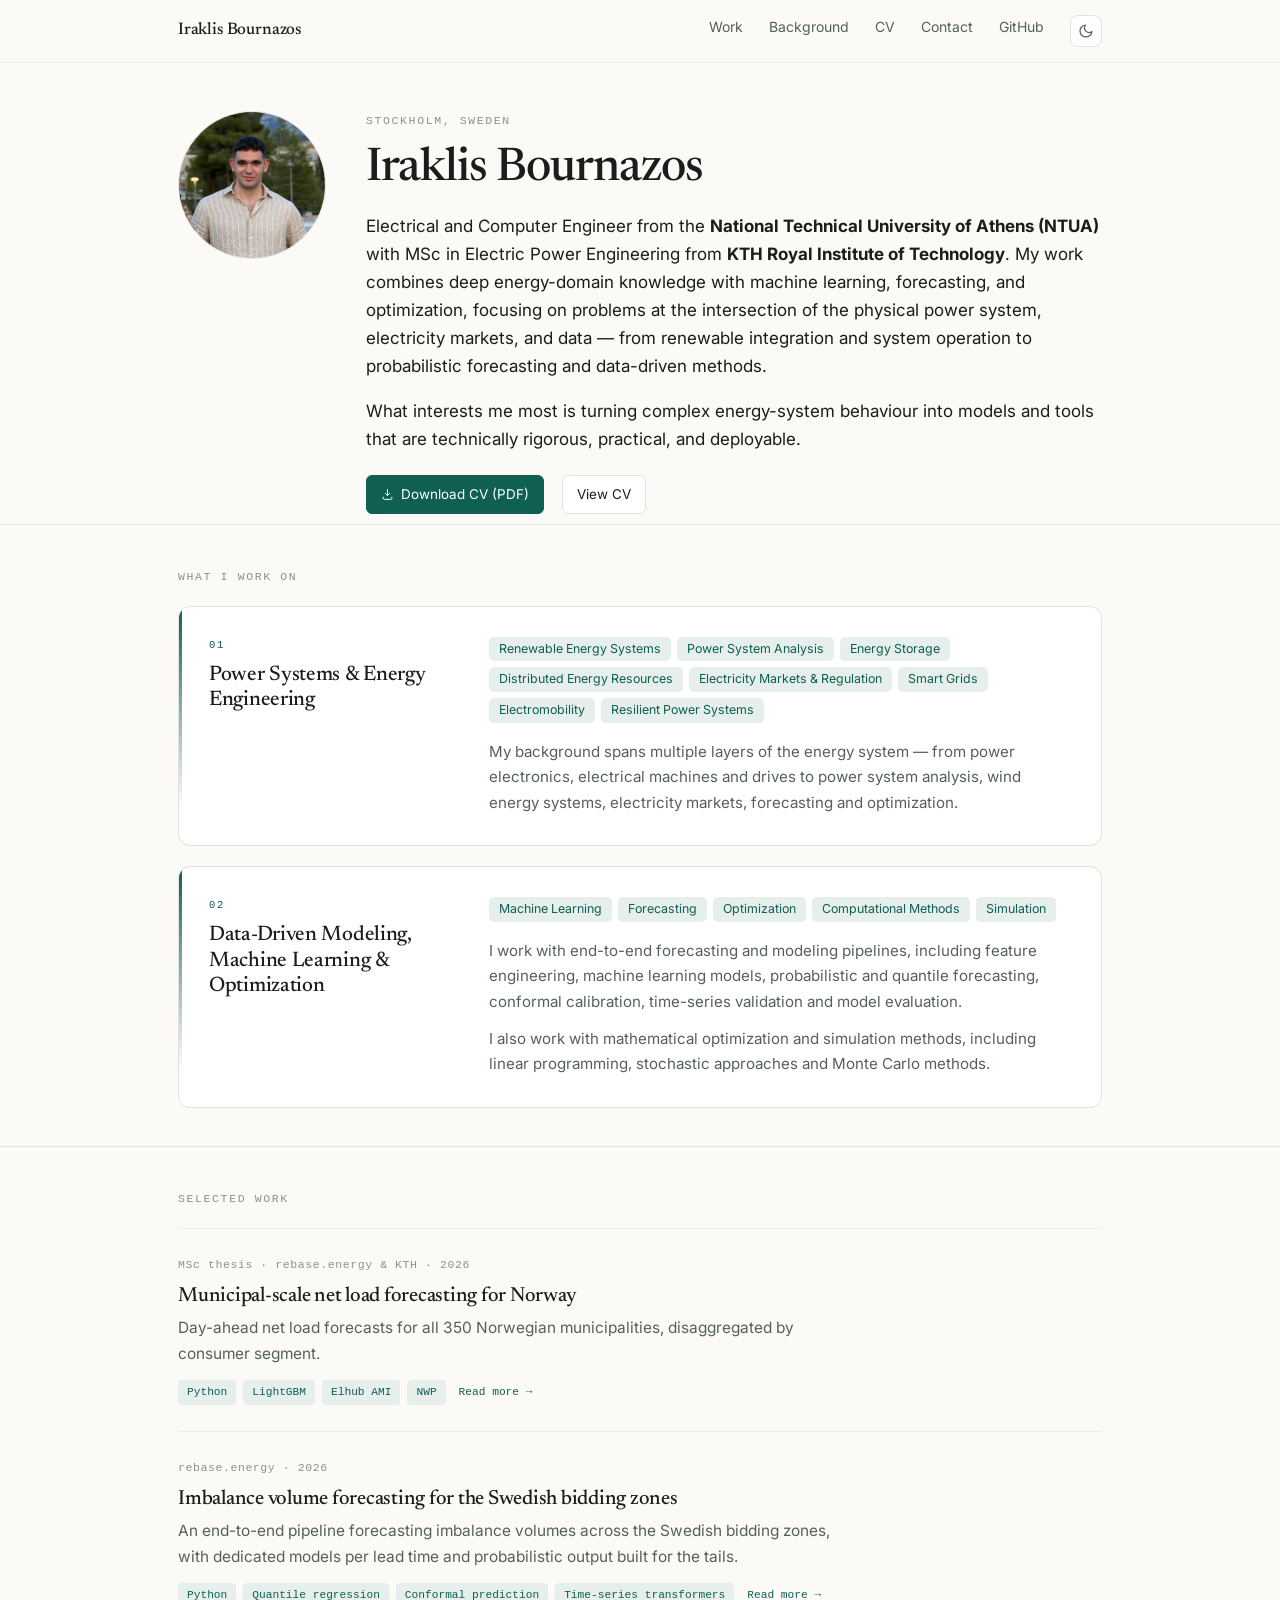
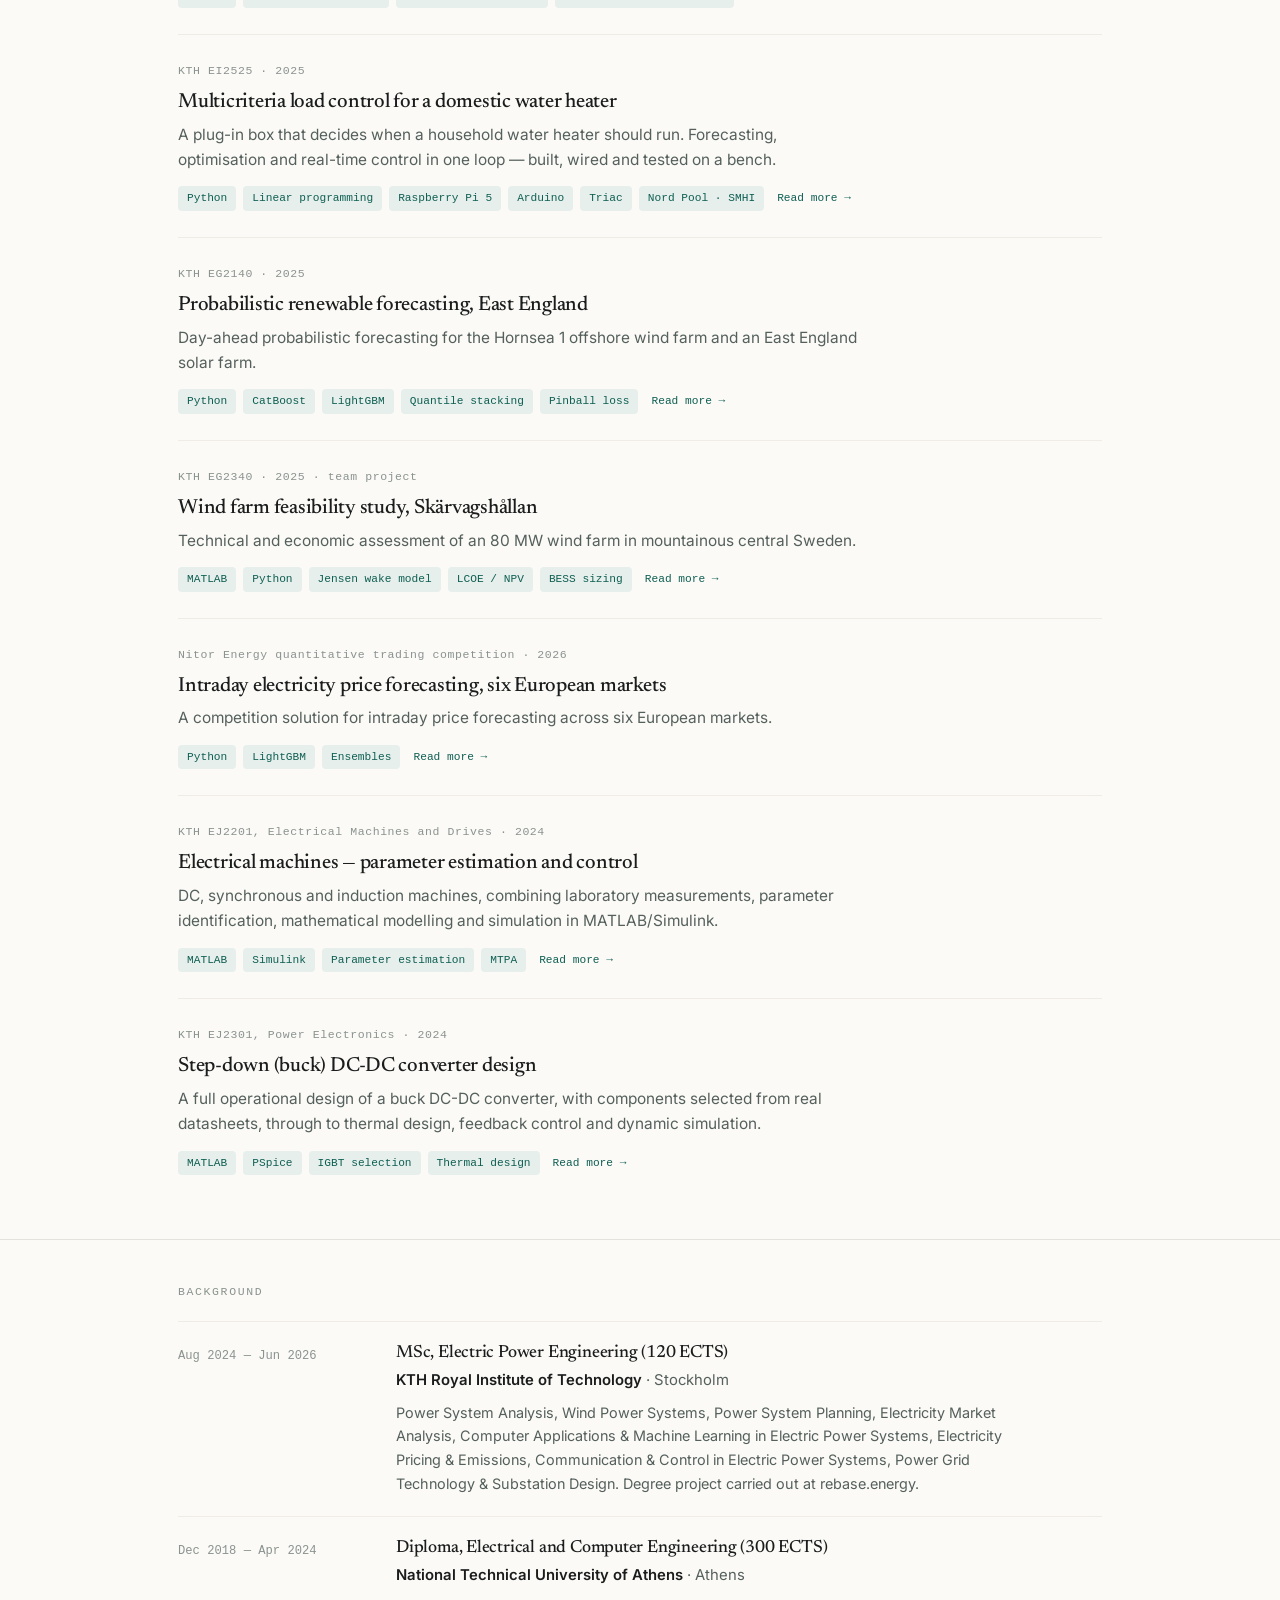
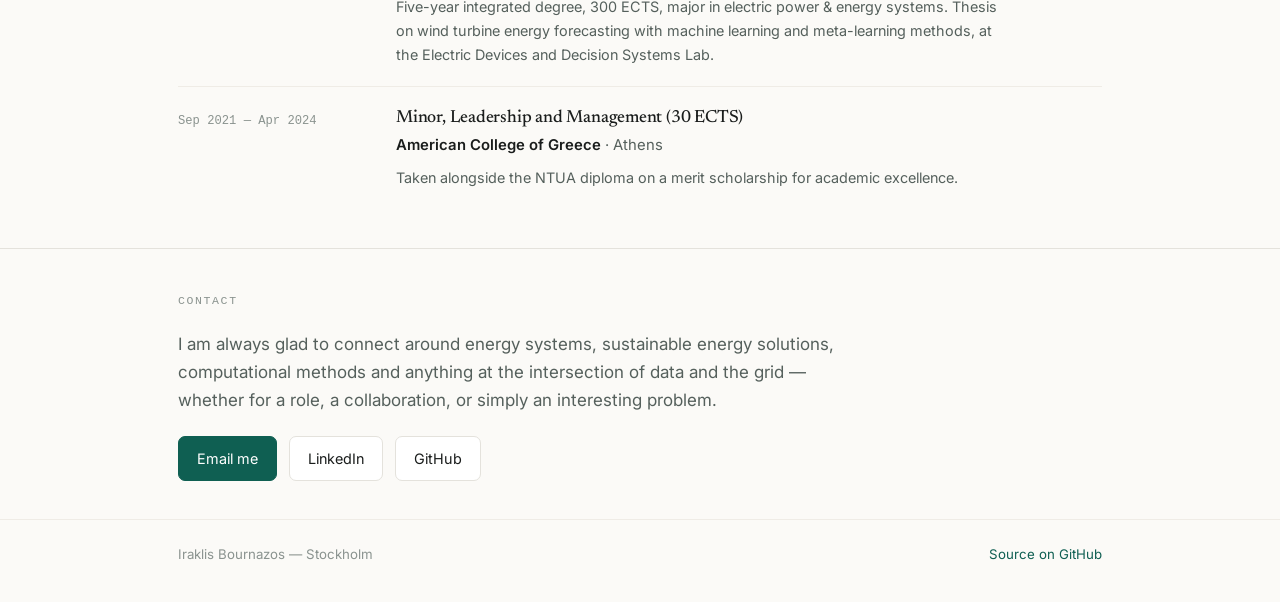
<file: index.html>
<!doctype html>
<html lang="en">
<head>
<meta charset="utf-8">
<meta name="viewport" content="width=device-width, initial-scale=1">
<title>Iraklis Bournazos — Electrical &amp; Computer Engineer NTUA — Electric Power Engineer KTH</title>
<meta name="description" content="Electrical engineer working in power systems, forecasting, machine learning applications in energy systems. MSc Electric Power Engineering, KTH. Based in Stockholm.">
<link rel="canonical" href="https://iraklis-bournazos.github.io/">
<meta property="og:type" content="website">
<meta property="og:title" content="Iraklis Bournazos — Electrical &amp; Computer Engineer NTUA — Electric Power Engineer KTH">
<meta property="og:description" content="Electrical engineer working in power systems, forecasting, machine learning applications in energy systems. MSc Electric Power Engineering, KTH. Based in Stockholm.">
<meta property="og:url" content="https://iraklis-bournazos.github.io/">
<meta property="og:image" content="https://iraklis-bournazos.github.io/img/og-card.png">
<meta property="og:image:width" content="1200">
<meta property="og:image:height" content="630">
<meta property="og:image:alt" content="Iraklis Bournazos — Electrical &amp; Computer Engineer, Electric Power Engineer">
<meta name="twitter:card" content="summary_large_image">
<meta name="twitter:image" content="https://iraklis-bournazos.github.io/img/og-card.png">
<link rel="icon" href="img/favicon.svg" type="image/svg+xml">
<link rel="apple-touch-icon" href="img/apple-touch-icon.png">
<meta name="theme-color" content="#0f5f52">
<link rel="preconnect" href="https://fonts.googleapis.com">
<link rel="preconnect" href="https://fonts.gstatic.com" crossorigin>
<link href="https://fonts.googleapis.com/css2?family=Newsreader:opsz,wght@6..72,400;6..72,500&family=Inter:wght@400;500;600&display=swap" rel="stylesheet">
<link rel="stylesheet" href="style.css">
<script type="application/ld+json">{
  "@context": "https://schema.org",
  "@type": "Person",
  "name": "Iraklis Bournazos",
  "url": "https://iraklis-bournazos.github.io",
  "image": "https://iraklis-bournazos.github.io/img/og-card.png",
  "jobTitle": "Electric Power Engineer",
  "email": "mailto:bournazosiraklis@gmail.com",
  "address": {
    "@type": "PostalAddress",
    "addressLocality": "Stockholm",
    "addressCountry": "SE"
  },
  "alumniOf": [
    {
      "@type": "CollegeOrUniversity",
      "name": "KTH Royal Institute of Technology",
      "sameAs": "https://www.kth.se/en"
    },
    {
      "@type": "CollegeOrUniversity",
      "name": "National Technical University of Athens",
      "sameAs": "https://www.ntua.gr/en/"
    }
  ],
  "knowsAbout": [
    "Power systems",
    "Electricity markets",
    "Energy forecasting",
    "Machine learning",
    "Optimization"
  ],
  "sameAs": [
    "https://github.com/Iraklis-Bournazos",
    "https://www.linkedin.com/in/iraklis-bournazos"
  ]
}</script>
<script>
  (function () {
    try {
      var t = localStorage.getItem("theme");
      if (t === "dark" || t === "light") {
        document.documentElement.setAttribute("data-theme", t);
      }
    } catch (e) {}
  })();
</script>
</head>
<body>

<div class="topbar">
  <div class="wrap">
    <a class="brand" href="index.html">Iraklis Bournazos</a>
    <nav class="topnav">
      <a href="index.html#work">Work</a>
      <a href="index.html#background" class="hide-sm">Background</a>
      <a href="cv.html">CV</a>
      <a href="index.html#contact" class="hide-sm">Contact</a>
      <a href="https://github.com/Iraklis-Bournazos">GitHub</a>
      <button class="theme-toggle" type="button" aria-label="Switch between light and dark">
        <svg class="icon-moon" viewBox="0 0 24 24" fill="none" stroke="currentColor"
             stroke-width="1.8" stroke-linecap="round" stroke-linejoin="round" aria-hidden="true">
          <path d="M21 12.79A9 9 0 1 1 11.21 3 7 7 0 0 0 21 12.79z"/>
        </svg>
        <svg class="icon-sun" viewBox="0 0 24 24" fill="none" stroke="currentColor"
             stroke-width="1.8" stroke-linecap="round" stroke-linejoin="round" aria-hidden="true">
          <circle cx="12" cy="12" r="4"/>
          <path d="M12 2v2M12 20v2M4.9 4.9l1.4 1.4M17.7 17.7l1.4 1.4M2 12h2M20 12h2M4.9 19.1l1.4-1.4M17.7 6.3l1.4-1.4"/>
        </svg>
      </button>
    </nav>
  </div>
</div>


<section class="hero">
  <div class="wrap">
    <div class="hero-grid">
      <img class="portrait" src="img/photo.jpg" alt="Iraklis Bournazos">
      <div>
        <p class="eyebrow">Stockholm, Sweden</p>
        <h1>Iraklis Bournazos</h1>
        
        <p>Electrical and Computer Engineer from the <strong>National Technical University of Athens (NTUA)</strong> with MSc in Electric Power Engineering from <strong>KTH Royal Institute of Technology</strong>. My work combines deep energy-domain knowledge with machine learning, forecasting, and optimization, focusing on problems at the intersection of the physical power system, electricity markets, and data — from renewable integration and system operation to probabilistic forecasting and data-driven methods.</p>
<p>What interests me most is turning complex energy-system behaviour into models and tools that are technically rigorous, practical, and deployable.</p>
        
        <div class="hero-actions"><a class="btn primary" href="cv.html?print=1"><svg viewBox="0 0 24 24" fill="none" stroke="currentColor" stroke-width="1.8" stroke-linecap="round" stroke-linejoin="round" aria-hidden="true"><path d="M12 3v11m0 0 4-4m-4 4-4-4"/><path d="M4 17v2a2 2 0 0 0 2 2h12a2 2 0 0 0 2-2v-2"/></svg>Download CV (PDF)</a><a class="btn" href="cv.html">View CV</a></div>
      </div>
    </div>
  </div>
</section>

<section>
  <div class="wrap">
    <h2>What I work on</h2>
    <div class="focus"><div class="focus-card"><div class="focus-head"><span class="focus-num">01</span><h4>Power Systems &amp; Energy Engineering</h4></div><div class="focus-main"><ul class="chips"><li>Renewable Energy Systems</li><li>Power System Analysis</li><li>Energy Storage</li><li>Distributed Energy Resources</li><li>Electricity Markets &amp; Regulation</li><li>Smart Grids</li><li>Electromobility</li><li>Resilient Power Systems</li></ul><div class="focus-body"><p>My background spans multiple layers of the energy system — from power electronics, electrical machines and drives to power system analysis, wind energy systems, electricity markets, forecasting and optimization.</p></div></div></div><div class="focus-card"><div class="focus-head"><span class="focus-num">02</span><h4>Data-Driven Modeling, Machine Learning &amp; Optimization</h4></div><div class="focus-main"><ul class="chips"><li>Machine Learning</li><li>Forecasting</li><li>Optimization</li><li>Computational Methods</li><li>Simulation</li></ul><div class="focus-body"><p>I work with end-to-end forecasting and modeling pipelines, including feature engineering, machine learning models, probabilistic and quantile forecasting, conformal calibration, time-series validation and model evaluation.</p>
<p>I also work with mathematical optimization and simulation methods, including linear programming, stochastic approaches and Monte Carlo methods.</p></div></div></div></div>
  </div>
</section>

<section id="work">
  <div class="wrap">
    <h2>Selected work</h2>
    
    <a class="project" href="projects/norway-net-load.html">
      <p class="project-meta">MSc thesis · rebase.energy &amp; KTH · 2026</p>
      <h3>Municipal-scale net load forecasting for Norway</h3>
      <p class="blurb">Day-ahead net load forecasts for all 350 Norwegian municipalities, disaggregated by consumer segment.</p>
      <div class="tags"><span class="tag">Python</span><span class="tag">LightGBM</span><span class="tag">Elhub AMI</span><span class="tag">NWP</span><span class="more">Read more →</span></div>
    </a>
    <a class="project" href="projects/imbalance-volumes.html">
      <p class="project-meta">rebase.energy · 2026</p>
      <h3>Imbalance volume forecasting for the Swedish bidding zones</h3>
      <p class="blurb">An end-to-end pipeline forecasting imbalance volumes across the Swedish bidding zones, with dedicated models per lead time and probabilistic output built for the tails.</p>
      <div class="tags"><span class="tag">Python</span><span class="tag">Quantile regression</span><span class="tag">Conformal prediction</span><span class="tag">Time-series transformers</span><span class="more">Read more →</span></div>
    </a>
    <a class="project" href="projects/multicriteria-load-control.html">
      <p class="project-meta">KTH EI2525 · 2025</p>
      <h3>Multicriteria load control for a domestic water heater</h3>
      <p class="blurb">A plug-in box that decides when a household water heater should run. Forecasting, optimisation and real-time control in one loop — built, wired and tested on a bench.</p>
      <div class="tags"><span class="tag">Python</span><span class="tag">Linear programming</span><span class="tag">Raspberry Pi 5</span><span class="tag">Arduino</span><span class="tag">Triac</span><span class="tag">Nord Pool · SMHI</span><span class="more">Read more →</span></div>
    </a>
    <a class="project" href="projects/east-england-forecasting.html">
      <p class="project-meta">KTH EG2140 · 2025</p>
      <h3>Probabilistic renewable forecasting, East England</h3>
      <p class="blurb">Day-ahead probabilistic forecasting for the Hornsea 1 offshore wind farm and an East England solar farm.</p>
      <div class="tags"><span class="tag">Python</span><span class="tag">CatBoost</span><span class="tag">LightGBM</span><span class="tag">Quantile stacking</span><span class="tag">Pinball loss</span><span class="more">Read more →</span></div>
    </a>
    <a class="project" href="projects/wind-farm-feasibility.html">
      <p class="project-meta">KTH EG2340 · 2025 · team project</p>
      <h3>Wind farm feasibility study, Skärvagshållan</h3>
      <p class="blurb">Technical and economic assessment of an 80 MW wind farm in mountainous central Sweden.</p>
      <div class="tags"><span class="tag">MATLAB</span><span class="tag">Python</span><span class="tag">Jensen wake model</span><span class="tag">LCOE / NPV</span><span class="tag">BESS sizing</span><span class="more">Read more →</span></div>
    </a>
    <a class="project" href="projects/nitor-intraday-prices.html">
      <p class="project-meta">Nitor Energy quantitative trading competition · 2026</p>
      <h3>Intraday electricity price forecasting, six European markets</h3>
      <p class="blurb">A competition solution for intraday price forecasting across six European markets.</p>
      <div class="tags"><span class="tag">Python</span><span class="tag">LightGBM</span><span class="tag">Ensembles</span><span class="more">Read more →</span></div>
    </a>
    <a class="project" href="projects/electrical-machines.html">
      <p class="project-meta">KTH EJ2201, Electrical Machines and Drives · 2024</p>
      <h3>Electrical machines — parameter estimation and control</h3>
      <p class="blurb">DC, synchronous and induction machines, combining laboratory measurements, parameter identification, mathematical modelling and simulation in MATLAB/Simulink.</p>
      <div class="tags"><span class="tag">MATLAB</span><span class="tag">Simulink</span><span class="tag">Parameter estimation</span><span class="tag">MTPA</span><span class="more">Read more →</span></div>
    </a>
    <a class="project" href="projects/power-electronics.html">
      <p class="project-meta">KTH EJ2301, Power Electronics · 2024</p>
      <h3>Step-down (buck) DC-DC converter design</h3>
      <p class="blurb">A full operational design of a buck DC-DC converter, with components selected from real datasheets, through to thermal design, feedback control and dynamic simulation.</p>
      <div class="tags"><span class="tag">MATLAB</span><span class="tag">PSpice</span><span class="tag">IGBT selection</span><span class="tag">Thermal design</span><span class="more">Read more →</span></div>
    </a>
  </div>
</section>

<section id="background">
  <div class="wrap">
    <h2>Background</h2>
    
    <div class="edu-item">
      <div class="edu-when">Aug 2024 — Jun 2026</div>
      <div>
        <h3>MSc, Electric Power Engineering (120 ECTS)</h3>
        <p class="where"><b>KTH Royal Institute of Technology</b> · Stockholm</p>
        <p class="note">Power System Analysis, Wind Power Systems, Power System Planning, Electricity Market Analysis, Computer Applications &amp; Machine Learning in Electric Power Systems, Electricity Pricing &amp; Emissions, Communication &amp; Control in Electric Power Systems, Power Grid Technology &amp; Substation Design. Degree project carried out at rebase.energy.</p>
      </div>
    </div>
    <div class="edu-item">
      <div class="edu-when">Dec 2018 — Apr 2024</div>
      <div>
        <h3>Diploma, Electrical and Computer Engineering (300 ECTS)</h3>
        <p class="where"><b>National Technical University of Athens</b> · Athens</p>
        <p class="note">Five-year integrated degree, 300 ECTS, major in electric power &amp; energy systems. Thesis on wind turbine energy forecasting with machine learning and meta-learning methods, at the Electric Devices and Decision Systems Lab.</p>
      </div>
    </div>
    <div class="edu-item">
      <div class="edu-when">Sep 2021 — Apr 2024</div>
      <div>
        <h3>Minor, Leadership and Management (30 ECTS)</h3>
        <p class="where"><b>American College of Greece</b> · Athens</p>
        <p class="note">Taken alongside the NTUA diploma on a merit scholarship for academic excellence.</p>
      </div>
    </div>
  </div>
</section>

<section id="contact">
  <div class="wrap">
    <h2>Contact</h2>
    <div class="contact-text"><p>I am always glad to connect around energy systems, sustainable energy solutions, computational methods and anything at the intersection of data and the grid — whether for a role, a collaboration, or simply an interesting problem.</p></div>
    <div class="contact-row"><a class="btn primary" href="mailto:bournazosiraklis@gmail.com">Email me</a><a class="btn" href="https://www.linkedin.com/in/iraklis-bournazos">LinkedIn</a><a class="btn" href="https://github.com/Iraklis-Bournazos">GitHub</a></div>
  </div>
</section>


<footer>
  <div class="wrap">
    <span>Iraklis Bournazos — Stockholm</span>
    <span><a href="https://github.com/Iraklis-Bournazos">Source on GitHub</a></span>
  </div>
</footer>

<script>
  (function () {
    var root = document.documentElement;
    function current() {
      var set = root.getAttribute("data-theme");
      if (set) return set;
      return window.matchMedia("(prefers-color-scheme: dark)").matches ? "dark" : "light";
    }
    document.querySelectorAll(".theme-toggle").forEach(function (btn) {
      btn.addEventListener("click", function () {
        var next = current() === "dark" ? "light" : "dark";
        root.setAttribute("data-theme", next);
        try { localStorage.setItem("theme", next); } catch (e) {}
      });
    });
  })();
</script>

</body>
</html>
</file>
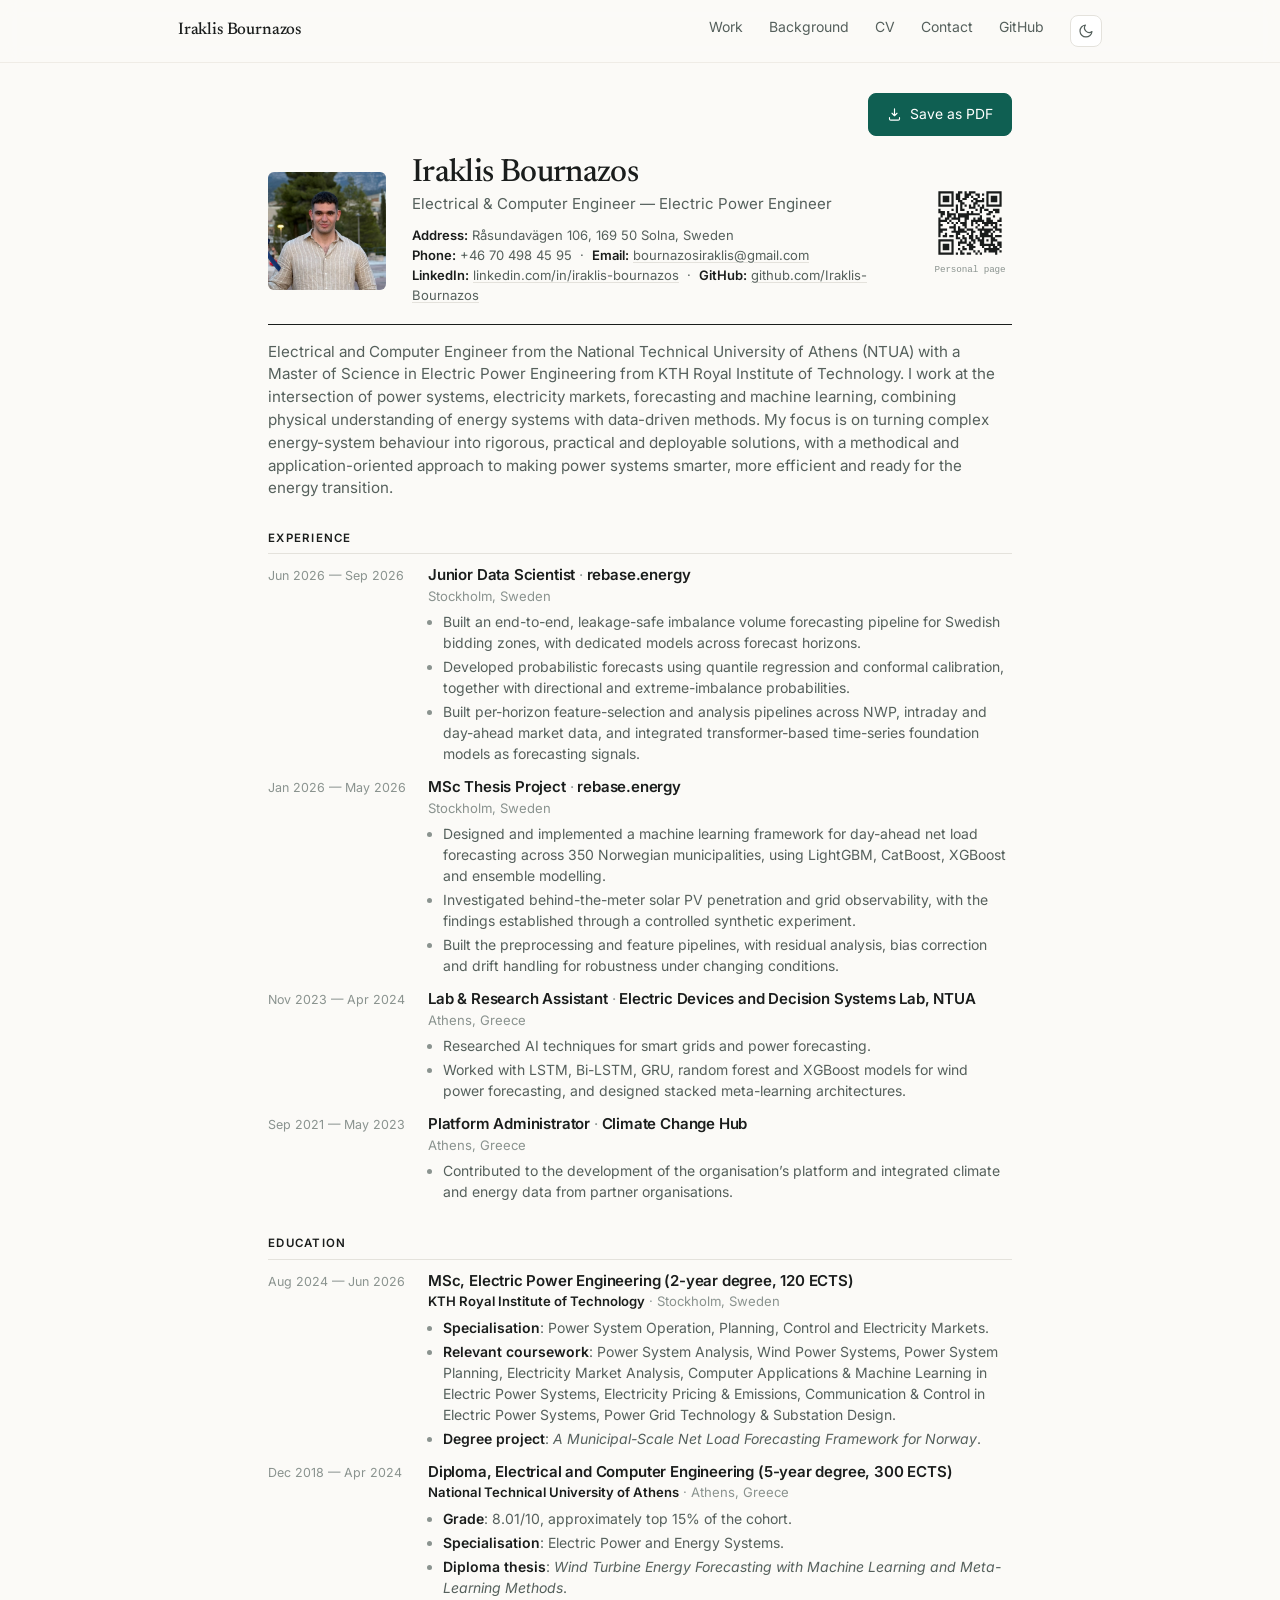
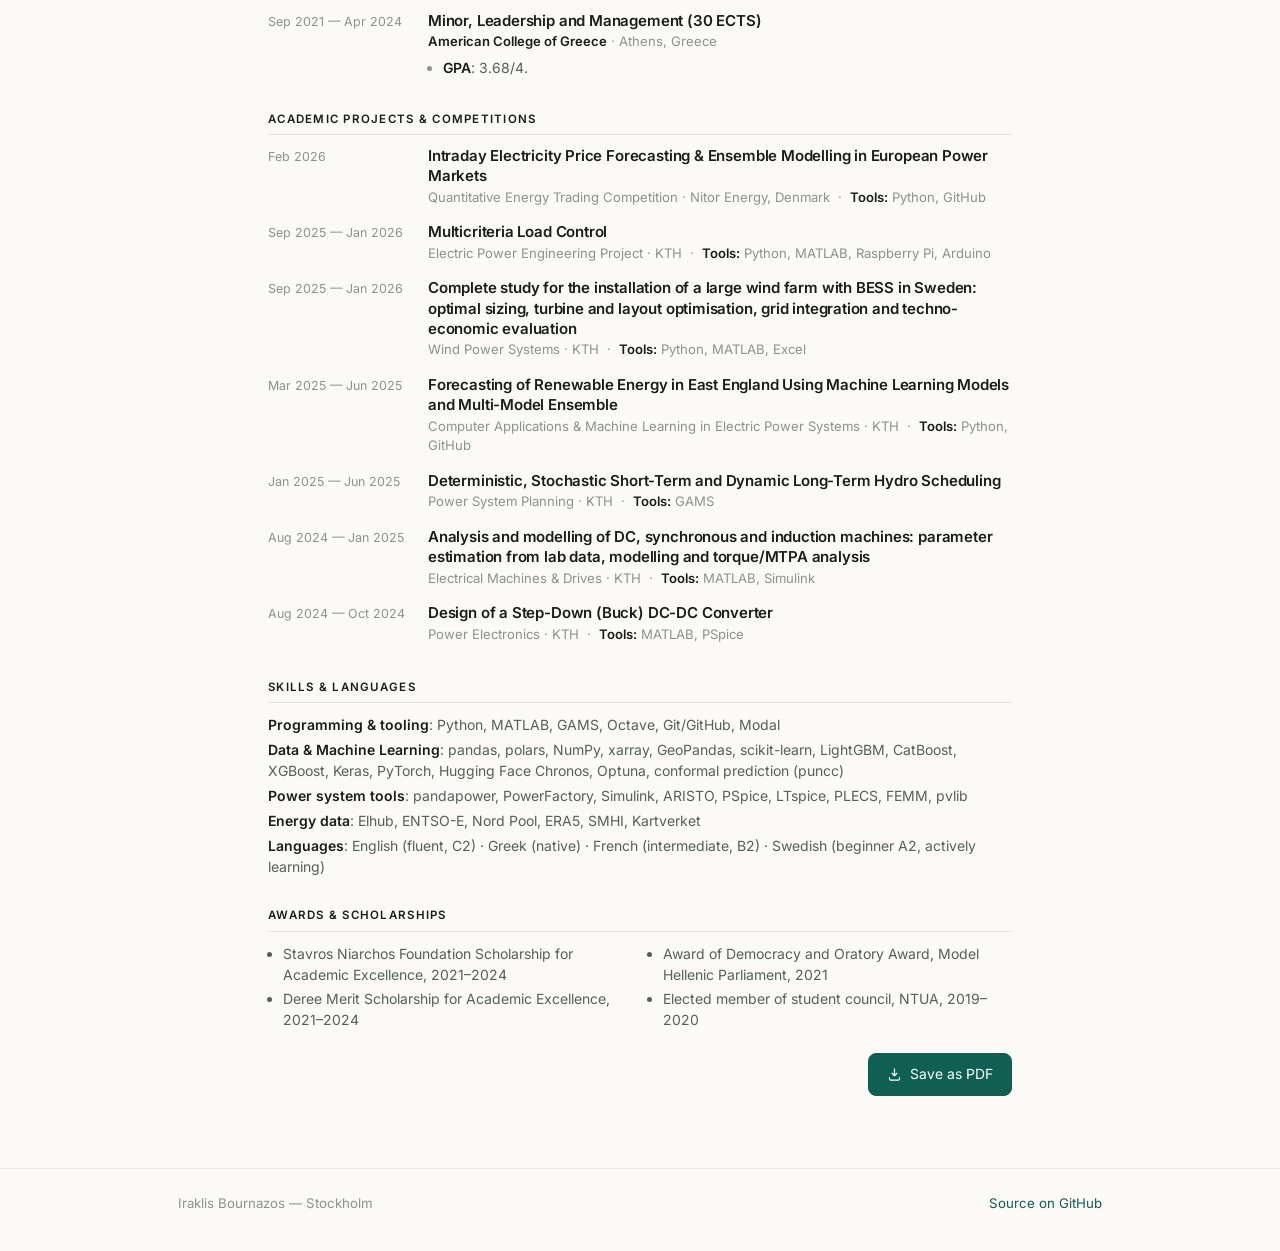
<file: cv.html>
<!doctype html>
<html lang="en">
<head>
<meta charset="utf-8">
<meta name="viewport" content="width=device-width, initial-scale=1">
<title>CV — Iraklis Bournazos</title>
<meta name="description" content="Electrical &amp; Computer Engineer — Electric Power Engineer">
<link rel="canonical" href="https://iraklis-bournazos.github.io/cv.html">
<meta property="og:type" content="website">
<meta property="og:title" content="CV — Iraklis Bournazos">
<meta property="og:description" content="Electrical &amp; Computer Engineer — Electric Power Engineer">
<meta property="og:url" content="https://iraklis-bournazos.github.io/cv.html">
<meta property="og:image" content="https://iraklis-bournazos.github.io/img/og-card.png">
<meta property="og:image:width" content="1200">
<meta property="og:image:height" content="630">
<meta property="og:image:alt" content="Iraklis Bournazos — Electrical &amp; Computer Engineer, Electric Power Engineer">
<meta name="twitter:card" content="summary_large_image">
<meta name="twitter:image" content="https://iraklis-bournazos.github.io/img/og-card.png">
<link rel="icon" href="img/favicon.svg" type="image/svg+xml">
<link rel="apple-touch-icon" href="img/apple-touch-icon.png">
<meta name="theme-color" content="#0f5f52">
<link rel="preconnect" href="https://fonts.googleapis.com">
<link rel="preconnect" href="https://fonts.gstatic.com" crossorigin>
<link href="https://fonts.googleapis.com/css2?family=Newsreader:opsz,wght@6..72,400;6..72,500&family=Inter:wght@400;500;600&display=swap" rel="stylesheet">
<link rel="stylesheet" href="style.css">

<script>
  (function () {
    try {
      var t = localStorage.getItem("theme");
      if (t === "dark" || t === "light") {
        document.documentElement.setAttribute("data-theme", t);
      }
    } catch (e) {}
  })();
</script>
</head>
<body class="cv-page">

<div class="topbar">
  <div class="wrap">
    <a class="brand" href="index.html">Iraklis Bournazos</a>
    <nav class="topnav">
      <a href="index.html#work">Work</a>
      <a href="index.html#background" class="hide-sm">Background</a>
      <a href="cv.html">CV</a>
      <a href="index.html#contact" class="hide-sm">Contact</a>
      <a href="https://github.com/Iraklis-Bournazos">GitHub</a>
      <button class="theme-toggle" type="button" aria-label="Switch between light and dark">
        <svg class="icon-moon" viewBox="0 0 24 24" fill="none" stroke="currentColor"
             stroke-width="1.8" stroke-linecap="round" stroke-linejoin="round" aria-hidden="true">
          <path d="M21 12.79A9 9 0 1 1 11.21 3 7 7 0 0 0 21 12.79z"/>
        </svg>
        <svg class="icon-sun" viewBox="0 0 24 24" fill="none" stroke="currentColor"
             stroke-width="1.8" stroke-linecap="round" stroke-linejoin="round" aria-hidden="true">
          <circle cx="12" cy="12" r="4"/>
          <path d="M12 2v2M12 20v2M4.9 4.9l1.4 1.4M17.7 17.7l1.4 1.4M2 12h2M20 12h2M4.9 19.1l1.4-1.4M17.7 6.3l1.4-1.4"/>
        </svg>
      </button>
    </nav>
  </div>
</div>


<div class="cv-actions no-print">
  <button onclick="window.print()">
    <svg viewBox="0 0 24 24" fill="none" stroke="currentColor" stroke-width="1.8"
         stroke-linecap="round" stroke-linejoin="round" aria-hidden="true">
      <path d="M12 3v11m0 0 4-4m-4 4-4-4"/><path d="M4 17v2a2 2 0 0 0 2 2h12a2 2 0 0 0 2-2v-2"/>
    </svg>
    Save as PDF
  </button>
</div>

<article class="cv">

  <header class="cv-head">
    <img class="cv-photo" src="img/photo.jpg" alt="">
    <div class="cv-id">
      <h1>Iraklis Bournazos</h1>
      <p class="cv-tagline">Electrical &amp; Computer Engineer — Electric Power Engineer</p>
      <p class="cv-contact screen-only">
        <b>Address:</b> Råsundavägen 106, 169 50 Solna, Sweden<br>
        <b>Phone:</b> +46 70 498 45 95 &nbsp;·&nbsp;
        <b>Email:</b> <a href="mailto:bournazosiraklis@gmail.com">bournazosiraklis@gmail.com</a><br>
        <b>LinkedIn:</b> <a href="https://linkedin.com/in/iraklis-bournazos">linkedin.com/in/iraklis-bournazos</a> &nbsp;·&nbsp;
        <b>GitHub:</b> <a href="https://github.com/Iraklis-Bournazos">github.com/Iraklis-Bournazos</a>
        <span class="only-sm"><b>Personal page:</b>
          <a href="https://iraklis-bournazos.github.io">iraklis-bournazos.github.io</a></span>
      </p>
      <p class="cv-contact print-only">
        <b>Address:</b> Råsundavägen 106, 169 50 Solna, Sweden &nbsp;·&nbsp;
        <b>Phone:</b> +46 70 498 45 95<br>
        <b>LinkedIn:</b> <a href="https://linkedin.com/in/iraklis-bournazos">linkedin.com/in/iraklis-bournazos</a> &nbsp;·&nbsp;
        <b>Email:</b> <a href="mailto:bournazosiraklis@gmail.com">bournazosiraklis@gmail.com</a><br>
        <b>GitHub:</b> <a href="https://github.com/Iraklis-Bournazos">github.com/Iraklis-Bournazos</a> &nbsp;·&nbsp;
        <b>Personal page:</b> <a href="https://iraklis-bournazos.github.io">iraklis-bournazos.github.io</a>
      </p>
    </div>
    <a class="cv-qr" href="https://iraklis-bournazos.github.io">
      <svg viewBox="0 0 33 33" preserveAspectRatio="xMidYMid meet" xmlns="http://www.w3.org/2000/svg" class="segno"><path class="qrline" stroke="#1a1d1c" d="M2 2.5h7m2 0h2m1 0h1m1 0h3m5 0h7m-29 1h1m5 0h1m1 0h2m2 0h3m2 0h2m1 0h1m1 0h1m5 0h1m-29 1h1m1 0h3m1 0h1m1 0h2m2 0h2m1 0h1m2 0h1m3 0h1m1 0h3m1 0h1m-29 1h1m1 0h3m1 0h1m1 0h2m1 0h2m3 0h2m2 0h1m1 0h1m1 0h3m1 0h1m-29 1h1m1 0h3m1 0h1m2 0h2m4 0h1m1 0h4m1 0h1m1 0h3m1 0h1m-29 1h1m5 0h1m3 0h2m4 0h2m4 0h1m5 0h1m-29 1h7m1 0h1m1 0h1m1 0h1m1 0h1m1 0h1m1 0h1m1 0h1m1 0h7m-21 1h1m1 0h1m3 0h3m2 0h2m-21 1h1m5 0h1m1 0h1m1 0h2m5 0h1m1 0h1m1 0h2m2 0h3m-28 1h3m1 0h1m3 0h1m4 0h1m1 0h1m3 0h1m3 0h2m1 0h2m-27 1h2m1 0h4m1 0h10m3 0h2m-23 1h1m2 0h2m1 0h1m1 0h5m5 0h1m5 0h1m-26 1h1m2 0h2m1 0h4m2 0h2m2 0h1m1 0h2m2 0h2m4 0h1m-29 1h4m1 0h1m3 0h1m2 0h1m2 0h6m1 0h3m2 0h2m-29 1h1m3 0h1m1 0h1m1 0h1m1 0h3m2 0h1m1 0h1m2 0h7m-27 1h2m5 0h1m3 0h2m2 0h1m2 0h1m2 0h2m1 0h1m1 0h1m1 0h1m-29 1h1m4 0h3m1 0h1m2 0h1m4 0h1m2 0h1m4 0h2m-27 1h4m3 0h1m1 0h3m1 0h3m2 0h7m1 0h3m-29 1h2m4 0h7m2 0h2m2 0h1m1 0h3m1 0h1m2 0h1m-29 1h1m2 0h1m4 0h2m3 0h1m1 0h1m3 0h4m1 0h1m-25 1h1m1 0h2m1 0h2m1 0h1m2 0h1m2 0h2m1 0h1m1 0h6m1 0h3m-21 1h2m1 0h2m1 0h2m1 0h2m1 0h1m3 0h2m-26 1h7m3 0h1m1 0h1m2 0h2m1 0h3m1 0h1m1 0h3m-27 1h1m5 0h1m2 0h4m1 0h1m1 0h1m2 0h2m3 0h1m2 0h2m-29 1h1m1 0h3m1 0h1m2 0h1m3 0h3m3 0h7m1 0h2m-29 1h1m1 0h3m1 0h1m4 0h1m2 0h3m3 0h1m2 0h1m1 0h2m1 0h1m-29 1h1m1 0h3m1 0h1m2 0h1m1 0h2m1 0h2m5 0h7m-28 1h1m5 0h1m3 0h1m5 0h1m1 0h1m2 0h1m1 0h4m1 0h1m-29 1h7m1 0h1m1 0h2m1 0h2m2 0h1m1 0h1m6 0h1"/></svg>
      <span>Personal page</span>
    </a>
  </header>

  <p class="cv-summary">Electrical and Computer Engineer from the National Technical University of Athens (NTUA) with a Master of Science in Electric Power Engineering from KTH Royal Institute of Technology. I work at the intersection of power systems, electricity markets, forecasting and machine learning, combining physical understanding of energy systems with data-driven methods. My focus is on turning complex energy-system behaviour into rigorous, practical and deployable solutions, with a methodical and application-oriented approach to making power systems smarter, more efficient and ready for the energy transition.</p>

  <section class="cv-section"><h2>Experience</h2>
      <div class="cv-entry">
        <div class="cv-when">Jun 2026 — Sep 2026</div>
        <div class="cv-body">
          <h3>Junior Data Scientist <span class="at">·</span> rebase.energy</h3>
          <p class="cv-sub">Stockholm, Sweden</p>
          <ul><li>Built an end-to-end, leakage-safe imbalance volume forecasting pipeline for Swedish bidding zones, with dedicated models across forecast horizons.</li><li>Developed probabilistic forecasts using quantile regression and conformal calibration, together with directional and extreme-imbalance probabilities.</li><li>Built per-horizon feature-selection and analysis pipelines across NWP, intraday and day-ahead market data, and integrated transformer-based time-series foundation models as forecasting signals.</li></ul>
          
        </div>
      </div>
      <div class="cv-entry">
        <div class="cv-when">Jan 2026 — May 2026</div>
        <div class="cv-body">
          <h3>MSc Thesis Project <span class="at">·</span> rebase.energy</h3>
          <p class="cv-sub">Stockholm, Sweden</p>
          <ul><li>Designed and implemented a machine learning framework for day-ahead net load forecasting across 350 Norwegian municipalities, using LightGBM, CatBoost, XGBoost and ensemble modelling.</li><li>Investigated behind-the-meter solar PV penetration and grid observability, with the findings established through a controlled synthetic experiment.</li><li>Built the preprocessing and feature pipelines, with residual analysis, bias correction and drift handling for robustness under changing conditions.</li></ul>
          
        </div>
      </div>
      <div class="cv-entry">
        <div class="cv-when">Nov 2023 — Apr 2024</div>
        <div class="cv-body">
          <h3>Lab &amp; Research Assistant <span class="at">·</span> Electric Devices and Decision Systems Lab, NTUA</h3>
          <p class="cv-sub">Athens, Greece</p>
          <ul><li>Researched AI techniques for smart grids and power forecasting.</li><li>Worked with LSTM, Bi-LSTM, GRU, random forest and XGBoost models for wind power forecasting, and designed stacked meta-learning architectures.</li></ul>
          
        </div>
      </div>
      <div class="cv-entry">
        <div class="cv-when">Sep 2021 — May 2023</div>
        <div class="cv-body">
          <h3>Platform Administrator <span class="at">·</span> Climate Change Hub</h3>
          <p class="cv-sub">Athens, Greece</p>
          <ul><li>Contributed to the development of the organisation&rsquo;s platform and integrated climate and energy data from partner organisations.</li></ul>
          
        </div>
      </div></section>
  <section class="cv-section"><h2>Education</h2>
      <div class="cv-entry">
        <div class="cv-when">Aug 2024 — Jun 2026</div>
        <div class="cv-body">
          <h3>MSc, Electric Power Engineering (2-year degree, 120 ECTS)</h3>
          <p class="cv-sub"><b>KTH Royal Institute of Technology</b> · Stockholm, Sweden</p>
          
          <ul class="tight"><li><strong>Specialisation</strong>: Power System Operation, Planning, Control and Electricity Markets.</li><li><strong>Relevant coursework</strong>: Power System Analysis, Wind Power Systems, Power System Planning, Electricity Market Analysis, Computer Applications &amp; Machine Learning in Electric Power Systems, Electricity Pricing &amp; Emissions, Communication &amp; Control in Electric Power Systems, Power Grid Technology &amp; Substation Design.</li><li><strong>Degree project</strong>: <em>A Municipal-Scale Net Load Forecasting Framework for Norway</em>.</li></ul>
        </div>
      </div>
      <div class="cv-entry">
        <div class="cv-when">Dec 2018 — Apr 2024</div>
        <div class="cv-body">
          <h3>Diploma, Electrical and Computer Engineering (5-year degree, 300 ECTS)</h3>
          <p class="cv-sub"><b>National Technical University of Athens</b> · Athens, Greece</p>
          
          <ul class="tight"><li><strong>Grade</strong>: 8.01/10, approximately top 15% of the cohort.</li><li><strong>Specialisation</strong>: Electric Power and Energy Systems.</li><li><strong>Diploma thesis</strong>:  <em>Wind Turbine Energy Forecasting with Machine Learning and Meta-Learning Methods</em>.</li></ul>
        </div>
      </div>
      <div class="cv-entry">
        <div class="cv-when">Sep 2021 — Apr 2024</div>
        <div class="cv-body">
          <h3>Minor, Leadership and Management (30 ECTS)</h3>
          <p class="cv-sub"><b>American College of Greece</b> · Athens, Greece</p>
          
          <ul class="tight"><li><strong>GPA</strong>: 3.68/4.</li></ul>
        </div>
      </div></section>
  <section class="cv-section"><h2>Academic projects &amp; competitions</h2>
      <div class="cv-entry">
        <div class="cv-when">Feb 2026</div>
        <div class="cv-body">
          <h3>Intraday Electricity Price Forecasting &amp; Ensemble Modelling in European Power Markets</h3>
          <p class="cv-sub">Quantitative Energy Trading Competition · Nitor Energy, Denmark<span class="cv-tools"> &nbsp;·&nbsp; <b>Tools:</b> Python, GitHub</span></p>
          
        </div>
      </div>
      <div class="cv-entry">
        <div class="cv-when">Sep 2025 — Jan 2026</div>
        <div class="cv-body">
          <h3>Multicriteria Load Control</h3>
          <p class="cv-sub">Electric Power Engineering Project · KTH<span class="cv-tools"> &nbsp;·&nbsp; <b>Tools:</b> Python, MATLAB, Raspberry Pi, Arduino</span></p>
          
        </div>
      </div>
      <div class="cv-entry">
        <div class="cv-when">Sep 2025 — Jan 2026</div>
        <div class="cv-body">
          <h3>Complete study for the installation of a large wind farm with BESS in Sweden: optimal sizing, turbine and layout optimisation, grid integration and techno-economic evaluation</h3>
          <p class="cv-sub">Wind Power Systems · KTH<span class="cv-tools"> &nbsp;·&nbsp; <b>Tools:</b> Python, MATLAB, Excel</span></p>
          
        </div>
      </div>
      <div class="cv-entry">
        <div class="cv-when">Mar 2025 — Jun 2025</div>
        <div class="cv-body">
          <h3>Forecasting of Renewable Energy in East England Using Machine Learning Models and Multi-Model Ensemble</h3>
          <p class="cv-sub">Computer Applications &amp; Machine Learning in Electric Power Systems · KTH<span class="cv-tools"> &nbsp;·&nbsp; <b>Tools:</b> Python, GitHub</span></p>
          
        </div>
      </div>
      <div class="cv-entry">
        <div class="cv-when">Jan 2025 — Jun 2025</div>
        <div class="cv-body">
          <h3>Deterministic, Stochastic Short-Term and Dynamic Long-Term Hydro Scheduling</h3>
          <p class="cv-sub">Power System Planning · KTH<span class="cv-tools"> &nbsp;·&nbsp; <b>Tools:</b> GAMS</span></p>
          
        </div>
      </div>
      <div class="cv-entry">
        <div class="cv-when">Aug 2024 — Jan 2025</div>
        <div class="cv-body">
          <h3>Analysis and modelling of DC, synchronous and induction machines: parameter estimation from lab data, modelling and torque/MTPA analysis</h3>
          <p class="cv-sub">Electrical Machines &amp; Drives · KTH<span class="cv-tools"> &nbsp;·&nbsp; <b>Tools:</b> MATLAB, Simulink</span></p>
          
        </div>
      </div>
      <div class="cv-entry">
        <div class="cv-when">Aug 2024 — Oct 2024</div>
        <div class="cv-body">
          <h3>Design of a Step-Down (Buck) DC-DC Converter</h3>
          <p class="cv-sub">Power Electronics · KTH<span class="cv-tools"> &nbsp;·&nbsp; <b>Tools:</b> MATLAB, PSpice</span></p>
          
        </div>
      </div></section>
  <section class="cv-section"><h2>Skills &amp; languages</h2><p class="cv-skill"><b>Programming &amp; tooling</b>: Python, MATLAB, GAMS, Octave, Git/GitHub, Modal</p><p class="cv-skill"><b>Data &amp; Machine Learning</b>: pandas, polars, NumPy, xarray, GeoPandas, scikit-learn, LightGBM, CatBoost, XGBoost, Keras, PyTorch, Hugging Face Chronos, Optuna, conformal prediction (puncc)</p><p class="cv-skill"><b>Power system tools</b>: pandapower, PowerFactory, Simulink, ARISTO, PSpice, LTspice, PLECS, FEMM, pvlib</p><p class="cv-skill"><b>Energy data</b>: Elhub, ENTSO-E, Nord Pool, ERA5, SMHI, Kartverket</p><p class="cv-skill"><b>Languages</b>: English (fluent, C2) · Greek (native) · French (intermediate, B2) · Swedish (beginner A2, actively learning)</p></section>

  <section class="cv-section">
    <h2>Awards &amp; scholarships</h2>
    <ul class="tight cols2"><li>Stavros Niarchos Foundation Scholarship for Academic Excellence, 2021–2024</li><li>Deree Merit Scholarship for Academic Excellence, 2021–2024</li><li>Award of Democracy and Oratory Award, Model Hellenic Parliament, 2021</li><li>Elected member of student council, NTUA, 2019–2020</li></ul>
  </section>

</article>

<script>
  (function () {
    if (new URLSearchParams(window.location.search).get("print") !== "1") return;
    window.addEventListener("load", function () {
      if (document.fonts && document.fonts.ready) {
        document.fonts.ready.then(function () { setTimeout(window.print, 250); });
      } else {
        setTimeout(window.print, 600);
      }
    });
  })();
</script>

<div class="cv-actions bottom no-print">
  <button onclick="window.print()">
    <svg viewBox="0 0 24 24" fill="none" stroke="currentColor" stroke-width="1.8"
         stroke-linecap="round" stroke-linejoin="round" aria-hidden="true">
      <path d="M12 3v11m0 0 4-4m-4 4-4-4"/><path d="M4 17v2a2 2 0 0 0 2 2h12a2 2 0 0 0 2-2v-2"/>
    </svg>
    Save as PDF
  </button>
</div>


<footer>
  <div class="wrap">
    <span>Iraklis Bournazos — Stockholm</span>
    <span><a href="https://github.com/Iraklis-Bournazos">Source on GitHub</a></span>
  </div>
</footer>

<script>
  (function () {
    var root = document.documentElement;
    function current() {
      var set = root.getAttribute("data-theme");
      if (set) return set;
      return window.matchMedia("(prefers-color-scheme: dark)").matches ? "dark" : "light";
    }
    document.querySelectorAll(".theme-toggle").forEach(function (btn) {
      btn.addEventListener("click", function () {
        var next = current() === "dark" ? "light" : "dark";
        root.setAttribute("data-theme", next);
        try { localStorage.setItem("theme", next); } catch (e) {}
      });
    });
  })();
</script>

</body>
</html>
</file>
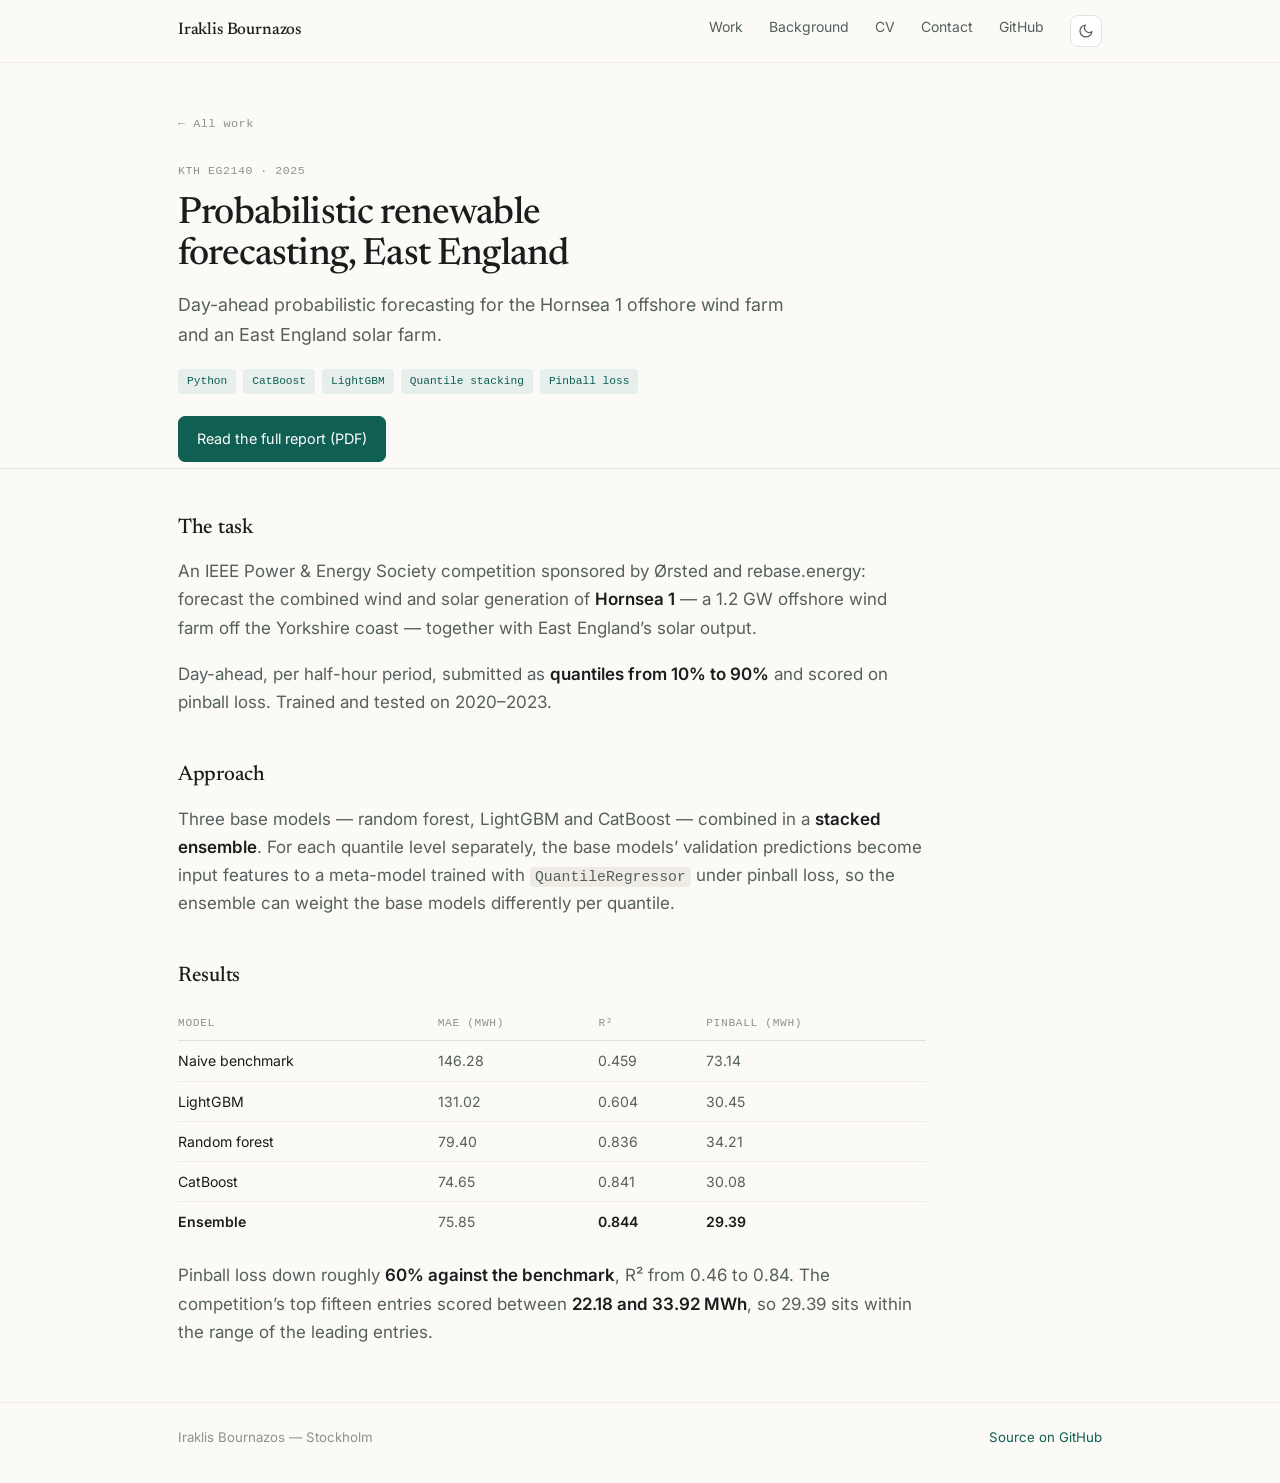
<file: projects/east-england-forecasting.html>
<!doctype html>
<html lang="en">
<head>
<meta charset="utf-8">
<meta name="viewport" content="width=device-width, initial-scale=1">
<title>Probabilistic renewable forecasting, East England — Iraklis Bournazos</title>
<meta name="description" content="Day-ahead probabilistic forecasting for the Hornsea 1 offshore wind farm and an East England solar farm.
">
<link rel="canonical" href="https://iraklis-bournazos.github.io/projects/east-england-forecasting.html">
<meta property="og:type" content="website">
<meta property="og:title" content="Probabilistic renewable forecasting, East England — Iraklis Bournazos">
<meta property="og:description" content="Day-ahead probabilistic forecasting for the Hornsea 1 offshore wind farm and an East England solar farm.
">
<meta property="og:url" content="https://iraklis-bournazos.github.io/projects/east-england-forecasting.html">
<meta property="og:image" content="https://iraklis-bournazos.github.io/img/og-card.png">
<meta property="og:image:width" content="1200">
<meta property="og:image:height" content="630">
<meta property="og:image:alt" content="Iraklis Bournazos — Electrical &amp; Computer Engineer, Electric Power Engineer">
<meta name="twitter:card" content="summary_large_image">
<meta name="twitter:image" content="https://iraklis-bournazos.github.io/img/og-card.png">
<link rel="icon" href="../img/favicon.svg" type="image/svg+xml">
<link rel="apple-touch-icon" href="../img/apple-touch-icon.png">
<meta name="theme-color" content="#0f5f52">
<link rel="preconnect" href="https://fonts.googleapis.com">
<link rel="preconnect" href="https://fonts.gstatic.com" crossorigin>
<link href="https://fonts.googleapis.com/css2?family=Newsreader:opsz,wght@6..72,400;6..72,500&family=Inter:wght@400;500;600&display=swap" rel="stylesheet">
<link rel="stylesheet" href="../style.css">

<script>
  (function () {
    try {
      var t = localStorage.getItem("theme");
      if (t === "dark" || t === "light") {
        document.documentElement.setAttribute("data-theme", t);
      }
    } catch (e) {}
  })();
</script>
</head>
<body>

<div class="topbar">
  <div class="wrap">
    <a class="brand" href="../index.html">Iraklis Bournazos</a>
    <nav class="topnav">
      <a href="../index.html#work">Work</a>
      <a href="../index.html#background" class="hide-sm">Background</a>
      <a href="../cv.html">CV</a>
      <a href="../index.html#contact" class="hide-sm">Contact</a>
      <a href="https://github.com/Iraklis-Bournazos">GitHub</a>
      <button class="theme-toggle" type="button" aria-label="Switch between light and dark">
        <svg class="icon-moon" viewBox="0 0 24 24" fill="none" stroke="currentColor"
             stroke-width="1.8" stroke-linecap="round" stroke-linejoin="round" aria-hidden="true">
          <path d="M21 12.79A9 9 0 1 1 11.21 3 7 7 0 0 0 21 12.79z"/>
        </svg>
        <svg class="icon-sun" viewBox="0 0 24 24" fill="none" stroke="currentColor"
             stroke-width="1.8" stroke-linecap="round" stroke-linejoin="round" aria-hidden="true">
          <circle cx="12" cy="12" r="4"/>
          <path d="M12 2v2M12 20v2M4.9 4.9l1.4 1.4M17.7 17.7l1.4 1.4M2 12h2M20 12h2M4.9 19.1l1.4-1.4M17.7 6.3l1.4-1.4"/>
        </svg>
      </button>
    </nav>
  </div>
</div>


<section class="hero project-hero">
  <div class="wrap">
    <a class="back" href="../index.html#work">← All work</a>
    <p class="project-meta">KTH EG2140 · 2025</p>
    <h1>Probabilistic renewable forecasting, East England</h1>
    <p class="role">Day-ahead probabilistic forecasting for the Hornsea 1 offshore wind farm and an East England solar farm.</p>
    <div class="tags"><span class="tag">Python</span><span class="tag">CatBoost</span><span class="tag">LightGBM</span><span class="tag">Quantile stacking</span><span class="tag">Pinball loss</span></div>
    <div class="contact-row"><a class="btn primary" href="../files/projects/eg2140-east-england-forecasting.pdf">Read the full report (PDF)</a></div>
  </div>
</section>

<section>
  <div class="wrap">
    <article class="prose"><h2 id="the-task">The task</h2>
<p>An IEEE Power &amp; Energy Society competition sponsored by Ørsted and rebase.energy: forecast
the combined wind and solar generation of <strong>Hornsea 1</strong> — a 1.2 GW offshore wind farm off the
Yorkshire coast — together with East England&rsquo;s solar output.</p>
<p>Day-ahead, per half-hour period, submitted as <strong>quantiles from 10% to 90%</strong> and scored on
pinball loss. Trained and tested on 2020–2023.</p>
<h2 id="approach">Approach</h2>
<p>Three base models — random forest, LightGBM and CatBoost — combined in a <strong>stacked
ensemble</strong>. For each quantile level separately, the base models&rsquo; validation predictions
become input features to a meta-model trained with <code>QuantileRegressor</code> under pinball loss,
so the ensemble can weight the base models differently per quantile.</p>
<h2 id="results">Results</h2>
<div class="table-wrap"><table>
<thead>
<tr>
<th>Model</th>
<th>MAE (MWh)</th>
<th>R²</th>
<th>Pinball (MWh)</th>
</tr>
</thead>
<tbody>
<tr>
<td>Naive benchmark</td>
<td>146.28</td>
<td>0.459</td>
<td>73.14</td>
</tr>
<tr>
<td>LightGBM</td>
<td>131.02</td>
<td>0.604</td>
<td>30.45</td>
</tr>
<tr>
<td>Random forest</td>
<td>79.40</td>
<td>0.836</td>
<td>34.21</td>
</tr>
<tr>
<td>CatBoost</td>
<td>74.65</td>
<td>0.841</td>
<td>30.08</td>
</tr>
<tr>
<td><strong>Ensemble</strong></td>
<td>75.85</td>
<td><strong>0.844</strong></td>
<td><strong>29.39</strong></td>
</tr>
</tbody>
</table></div>
<p>Pinball loss down roughly <strong>60% against the benchmark</strong>, R² from 0.46 to 0.84. The
competition&rsquo;s top fifteen entries scored between <strong>22.18 and 33.92 MWh</strong>, so 29.39 sits
within the range of the leading entries.</p></article>
  </div>
</section>


<footer>
  <div class="wrap">
    <span>Iraklis Bournazos — Stockholm</span>
    <span><a href="https://github.com/Iraklis-Bournazos">Source on GitHub</a></span>
  </div>
</footer>

<script>
  (function () {
    var root = document.documentElement;
    function current() {
      var set = root.getAttribute("data-theme");
      if (set) return set;
      return window.matchMedia("(prefers-color-scheme: dark)").matches ? "dark" : "light";
    }
    document.querySelectorAll(".theme-toggle").forEach(function (btn) {
      btn.addEventListener("click", function () {
        var next = current() === "dark" ? "light" : "dark";
        root.setAttribute("data-theme", next);
        try { localStorage.setItem("theme", next); } catch (e) {}
      });
    });
  })();
</script>

</body>
</html>
</file>
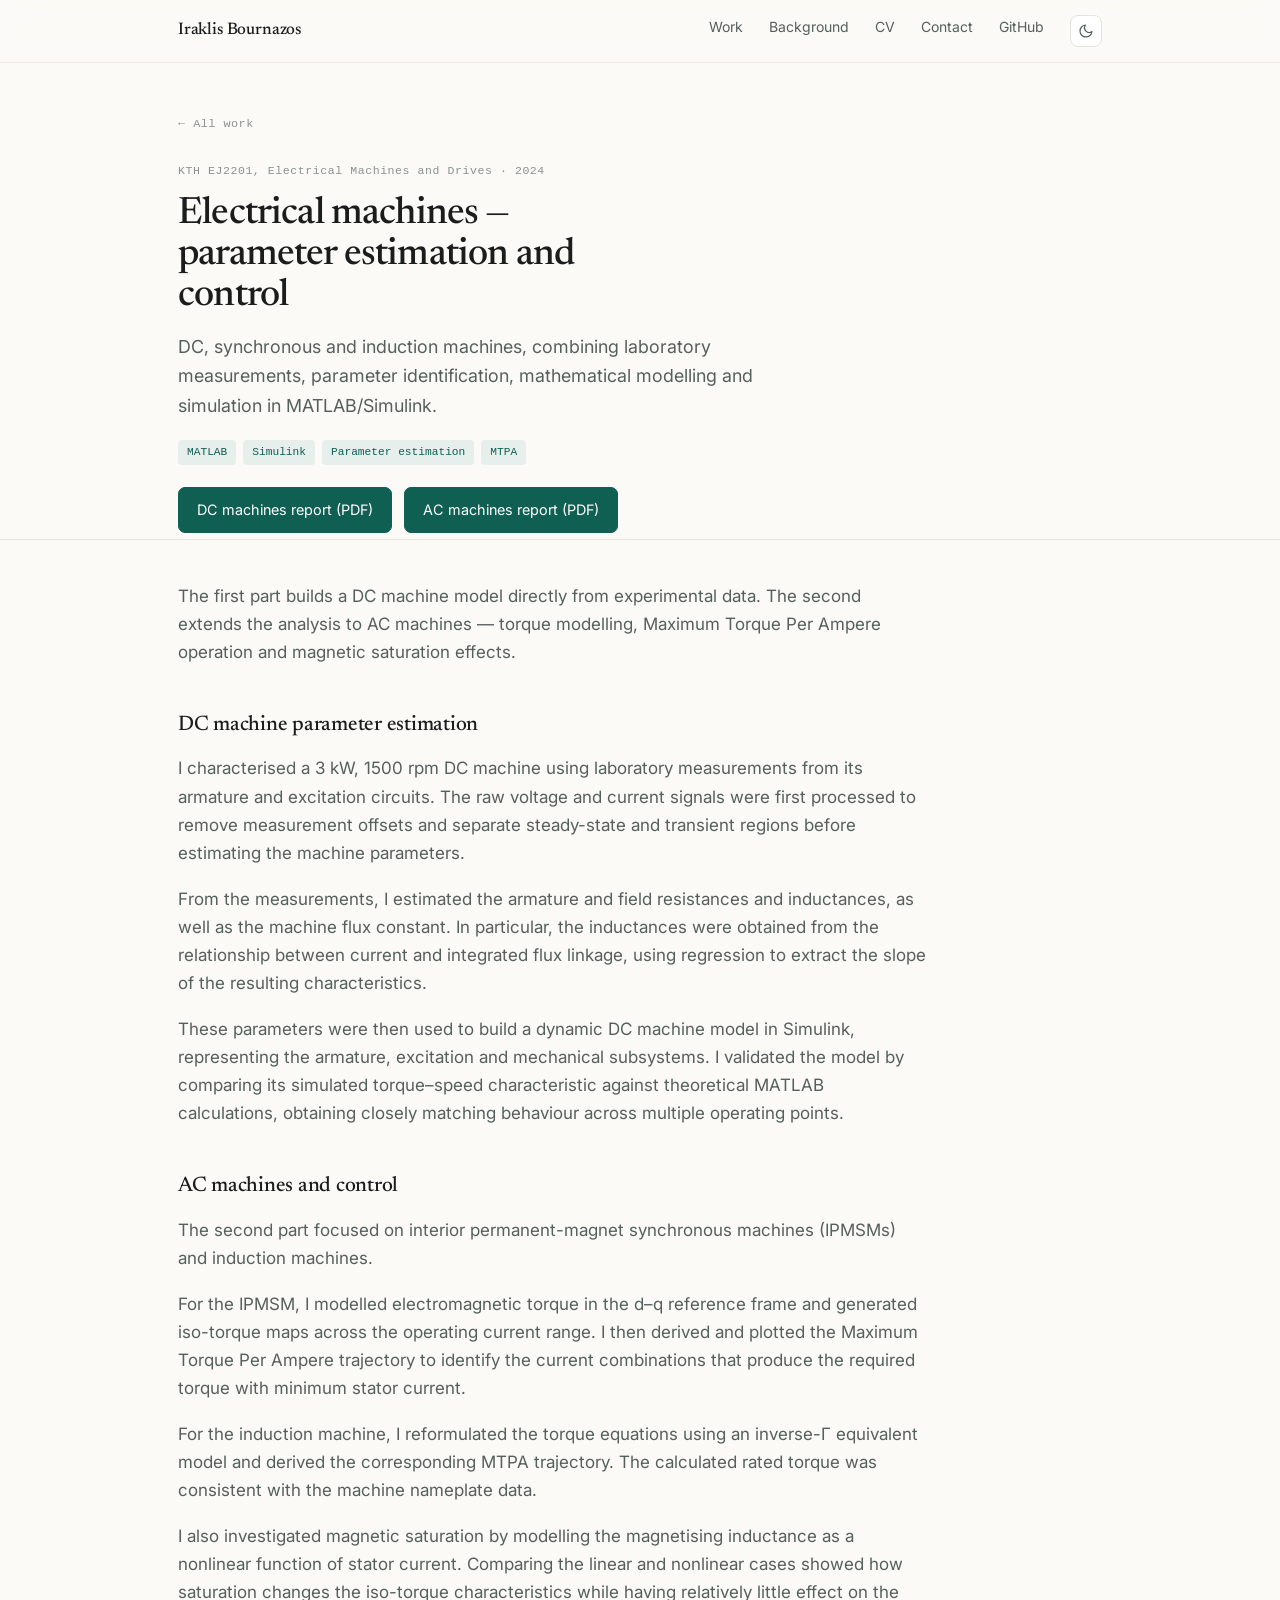
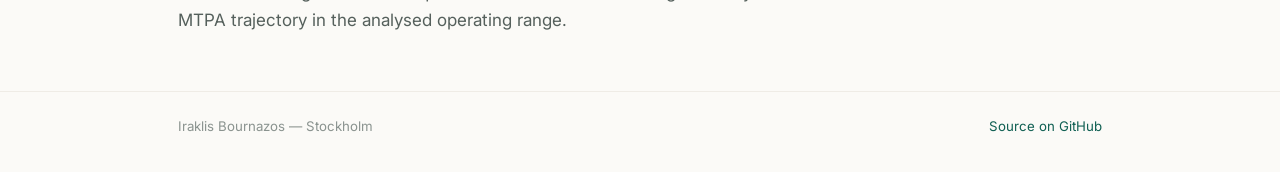
<file: projects/electrical-machines.html>
<!doctype html>
<html lang="en">
<head>
<meta charset="utf-8">
<meta name="viewport" content="width=device-width, initial-scale=1">
<title>Electrical machines — parameter estimation and control — Iraklis Bournazos</title>
<meta name="description" content="DC, synchronous and induction machines, combining laboratory measurements, parameter identification, mathematical modelling and simulation in MATLAB/S">
<link rel="canonical" href="https://iraklis-bournazos.github.io/projects/electrical-machines.html">
<meta property="og:type" content="website">
<meta property="og:title" content="Electrical machines — parameter estimation and control — Iraklis Bournazos">
<meta property="og:description" content="DC, synchronous and induction machines, combining laboratory measurements, parameter identification, mathematical modelling and simulation in MATLAB/S">
<meta property="og:url" content="https://iraklis-bournazos.github.io/projects/electrical-machines.html">
<meta property="og:image" content="https://iraklis-bournazos.github.io/img/og-card.png">
<meta property="og:image:width" content="1200">
<meta property="og:image:height" content="630">
<meta property="og:image:alt" content="Iraklis Bournazos — Electrical &amp; Computer Engineer, Electric Power Engineer">
<meta name="twitter:card" content="summary_large_image">
<meta name="twitter:image" content="https://iraklis-bournazos.github.io/img/og-card.png">
<link rel="icon" href="../img/favicon.svg" type="image/svg+xml">
<link rel="apple-touch-icon" href="../img/apple-touch-icon.png">
<meta name="theme-color" content="#0f5f52">
<link rel="preconnect" href="https://fonts.googleapis.com">
<link rel="preconnect" href="https://fonts.gstatic.com" crossorigin>
<link href="https://fonts.googleapis.com/css2?family=Newsreader:opsz,wght@6..72,400;6..72,500&family=Inter:wght@400;500;600&display=swap" rel="stylesheet">
<link rel="stylesheet" href="../style.css">

<script>
  (function () {
    try {
      var t = localStorage.getItem("theme");
      if (t === "dark" || t === "light") {
        document.documentElement.setAttribute("data-theme", t);
      }
    } catch (e) {}
  })();
</script>
</head>
<body>

<div class="topbar">
  <div class="wrap">
    <a class="brand" href="../index.html">Iraklis Bournazos</a>
    <nav class="topnav">
      <a href="../index.html#work">Work</a>
      <a href="../index.html#background" class="hide-sm">Background</a>
      <a href="../cv.html">CV</a>
      <a href="../index.html#contact" class="hide-sm">Contact</a>
      <a href="https://github.com/Iraklis-Bournazos">GitHub</a>
      <button class="theme-toggle" type="button" aria-label="Switch between light and dark">
        <svg class="icon-moon" viewBox="0 0 24 24" fill="none" stroke="currentColor"
             stroke-width="1.8" stroke-linecap="round" stroke-linejoin="round" aria-hidden="true">
          <path d="M21 12.79A9 9 0 1 1 11.21 3 7 7 0 0 0 21 12.79z"/>
        </svg>
        <svg class="icon-sun" viewBox="0 0 24 24" fill="none" stroke="currentColor"
             stroke-width="1.8" stroke-linecap="round" stroke-linejoin="round" aria-hidden="true">
          <circle cx="12" cy="12" r="4"/>
          <path d="M12 2v2M12 20v2M4.9 4.9l1.4 1.4M17.7 17.7l1.4 1.4M2 12h2M20 12h2M4.9 19.1l1.4-1.4M17.7 6.3l1.4-1.4"/>
        </svg>
      </button>
    </nav>
  </div>
</div>


<section class="hero project-hero">
  <div class="wrap">
    <a class="back" href="../index.html#work">← All work</a>
    <p class="project-meta">KTH EJ2201, Electrical Machines and Drives · 2024</p>
    <h1>Electrical machines — parameter estimation and control</h1>
    <p class="role">DC, synchronous and induction machines, combining laboratory measurements, parameter identification, mathematical modelling and simulation in MATLAB/Simulink.</p>
    <div class="tags"><span class="tag">MATLAB</span><span class="tag">Simulink</span><span class="tag">Parameter estimation</span><span class="tag">MTPA</span></div>
    <div class="contact-row"><a class="btn primary" href="../files/projects/ej2201-dc-machine-parameter-estimation.pdf">DC machines report (PDF)</a><a class="btn primary" href="../files/projects/ej2201-ac-machines-control.pdf">AC machines report (PDF)</a></div>
  </div>
</section>

<section>
  <div class="wrap">
    <article class="prose"><p>The first part builds a DC machine model directly from experimental data. The second extends
the analysis to AC machines — torque modelling, Maximum Torque Per Ampere operation and
magnetic saturation effects.</p>
<h2 id="dc-machine-parameter-estimation">DC machine parameter estimation</h2>
<p>I characterised a 3 kW, 1500 rpm DC machine using laboratory measurements from its armature and excitation circuits. The raw voltage and current signals were first processed to remove measurement offsets and separate steady-state and transient regions before estimating the machine parameters.</p>
<p>From the measurements, I estimated the armature and field resistances and inductances, as well as the machine flux constant. In particular, the inductances were obtained from the relationship between current and integrated flux linkage, using regression to extract the slope of the resulting characteristics.</p>
<p>These parameters were then used to build a dynamic DC machine model in Simulink, representing the armature, excitation and mechanical subsystems. I validated the model by comparing its simulated torque–speed characteristic against theoretical MATLAB calculations, obtaining closely matching behaviour across multiple operating points.</p>
<h2 id="ac-machines-and-control">AC machines and control</h2>
<p>The second part focused on interior permanent-magnet synchronous machines (IPMSMs) and induction machines.</p>
<p>For the IPMSM, I modelled electromagnetic torque in the d–q reference frame and generated iso-torque maps across the operating current range. I then derived and plotted the Maximum Torque Per Ampere trajectory to identify the current combinations that produce the required torque with minimum stator current.</p>
<p>For the induction machine, I reformulated the torque equations using an inverse-Γ equivalent model and derived the corresponding MTPA trajectory. The calculated rated torque was consistent with the machine nameplate data.</p>
<p>I also investigated magnetic saturation by modelling the magnetising inductance as a nonlinear function of stator current. Comparing the linear and nonlinear cases showed how saturation changes the iso-torque characteristics while having relatively little effect on the MTPA trajectory in the analysed operating range.</p></article>
  </div>
</section>


<footer>
  <div class="wrap">
    <span>Iraklis Bournazos — Stockholm</span>
    <span><a href="https://github.com/Iraklis-Bournazos">Source on GitHub</a></span>
  </div>
</footer>

<script>
  (function () {
    var root = document.documentElement;
    function current() {
      var set = root.getAttribute("data-theme");
      if (set) return set;
      return window.matchMedia("(prefers-color-scheme: dark)").matches ? "dark" : "light";
    }
    document.querySelectorAll(".theme-toggle").forEach(function (btn) {
      btn.addEventListener("click", function () {
        var next = current() === "dark" ? "light" : "dark";
        root.setAttribute("data-theme", next);
        try { localStorage.setItem("theme", next); } catch (e) {}
      });
    });
  })();
</script>

</body>
</html>
</file>
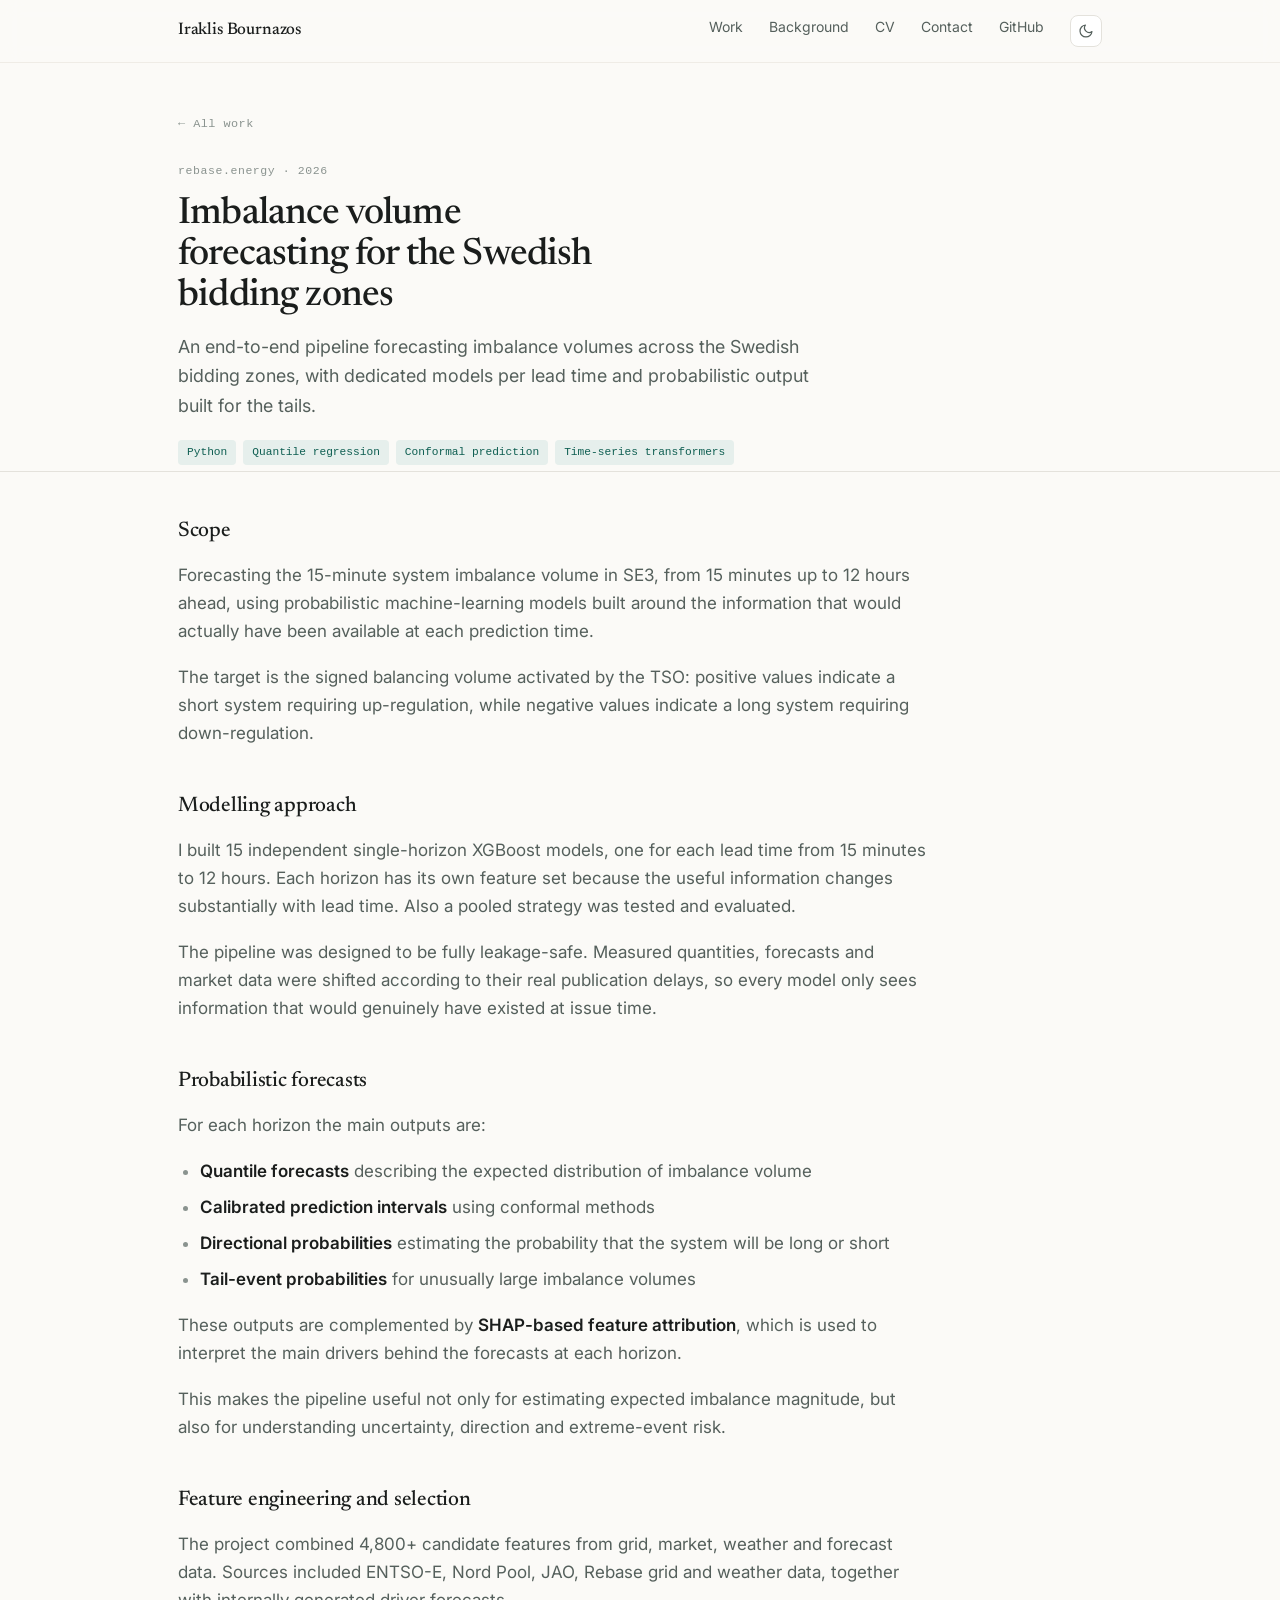
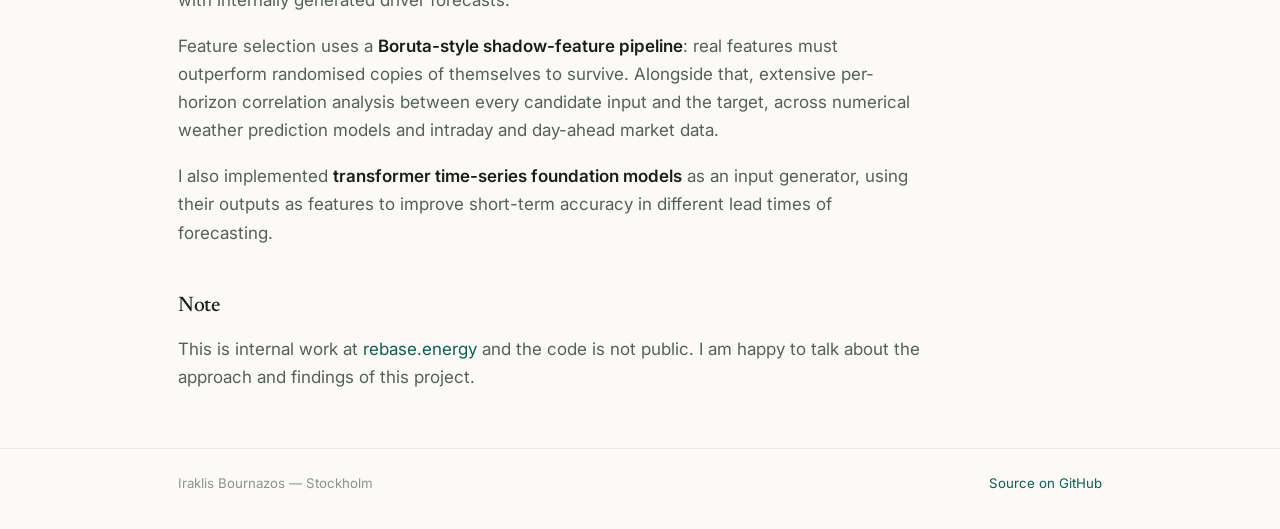
<file: projects/imbalance-volumes.html>
<!doctype html>
<html lang="en">
<head>
<meta charset="utf-8">
<meta name="viewport" content="width=device-width, initial-scale=1">
<title>Imbalance volume forecasting for the Swedish bidding zones — Iraklis Bournazos</title>
<meta name="description" content="An end-to-end pipeline forecasting imbalance volumes across the Swedish bidding zones, with dedicated models per lead time and probabilistic output bu">
<link rel="canonical" href="https://iraklis-bournazos.github.io/projects/imbalance-volumes.html">
<meta property="og:type" content="website">
<meta property="og:title" content="Imbalance volume forecasting for the Swedish bidding zones — Iraklis Bournazos">
<meta property="og:description" content="An end-to-end pipeline forecasting imbalance volumes across the Swedish bidding zones, with dedicated models per lead time and probabilistic output bu">
<meta property="og:url" content="https://iraklis-bournazos.github.io/projects/imbalance-volumes.html">
<meta property="og:image" content="https://iraklis-bournazos.github.io/img/og-card.png">
<meta property="og:image:width" content="1200">
<meta property="og:image:height" content="630">
<meta property="og:image:alt" content="Iraklis Bournazos — Electrical &amp; Computer Engineer, Electric Power Engineer">
<meta name="twitter:card" content="summary_large_image">
<meta name="twitter:image" content="https://iraklis-bournazos.github.io/img/og-card.png">
<link rel="icon" href="../img/favicon.svg" type="image/svg+xml">
<link rel="apple-touch-icon" href="../img/apple-touch-icon.png">
<meta name="theme-color" content="#0f5f52">
<link rel="preconnect" href="https://fonts.googleapis.com">
<link rel="preconnect" href="https://fonts.gstatic.com" crossorigin>
<link href="https://fonts.googleapis.com/css2?family=Newsreader:opsz,wght@6..72,400;6..72,500&family=Inter:wght@400;500;600&display=swap" rel="stylesheet">
<link rel="stylesheet" href="../style.css">

<script>
  (function () {
    try {
      var t = localStorage.getItem("theme");
      if (t === "dark" || t === "light") {
        document.documentElement.setAttribute("data-theme", t);
      }
    } catch (e) {}
  })();
</script>
</head>
<body>

<div class="topbar">
  <div class="wrap">
    <a class="brand" href="../index.html">Iraklis Bournazos</a>
    <nav class="topnav">
      <a href="../index.html#work">Work</a>
      <a href="../index.html#background" class="hide-sm">Background</a>
      <a href="../cv.html">CV</a>
      <a href="../index.html#contact" class="hide-sm">Contact</a>
      <a href="https://github.com/Iraklis-Bournazos">GitHub</a>
      <button class="theme-toggle" type="button" aria-label="Switch between light and dark">
        <svg class="icon-moon" viewBox="0 0 24 24" fill="none" stroke="currentColor"
             stroke-width="1.8" stroke-linecap="round" stroke-linejoin="round" aria-hidden="true">
          <path d="M21 12.79A9 9 0 1 1 11.21 3 7 7 0 0 0 21 12.79z"/>
        </svg>
        <svg class="icon-sun" viewBox="0 0 24 24" fill="none" stroke="currentColor"
             stroke-width="1.8" stroke-linecap="round" stroke-linejoin="round" aria-hidden="true">
          <circle cx="12" cy="12" r="4"/>
          <path d="M12 2v2M12 20v2M4.9 4.9l1.4 1.4M17.7 17.7l1.4 1.4M2 12h2M20 12h2M4.9 19.1l1.4-1.4M17.7 6.3l1.4-1.4"/>
        </svg>
      </button>
    </nav>
  </div>
</div>


<section class="hero project-hero">
  <div class="wrap">
    <a class="back" href="../index.html#work">← All work</a>
    <p class="project-meta">rebase.energy · 2026</p>
    <h1>Imbalance volume forecasting for the Swedish bidding zones</h1>
    <p class="role">An end-to-end pipeline forecasting imbalance volumes across the Swedish bidding zones, with dedicated models per lead time and probabilistic output built for the tails.</p>
    <div class="tags"><span class="tag">Python</span><span class="tag">Quantile regression</span><span class="tag">Conformal prediction</span><span class="tag">Time-series transformers</span></div>
    
  </div>
</section>

<section>
  <div class="wrap">
    <article class="prose"><h2 id="scope">Scope</h2>
<p>Forecasting the 15-minute system imbalance volume in SE3, from 15 minutes up to 12 hours ahead, using probabilistic machine-learning models built around the information that would actually have been available at each prediction time.</p>
<p>The target is the signed balancing volume activated by the TSO: positive values indicate a short system requiring up-regulation, while negative values indicate a long system requiring down-regulation.</p>
<h2 id="modelling-approach">Modelling approach</h2>
<p>I built 15 independent single-horizon XGBoost models, one for each lead time from 15 minutes to 12 hours. Each horizon has its own feature set because the useful information changes substantially with lead time. Also a pooled strategy was tested and evaluated.</p>
<p>The pipeline was designed to be fully leakage-safe. Measured quantities, forecasts and market data were shifted according to their real publication delays, so every model only sees information that would genuinely have existed at issue time.</p>
<h2 id="probabilistic-forecasts">Probabilistic forecasts</h2>
<p>For each horizon the main outputs are:</p>
<ul>
<li><strong>Quantile forecasts</strong> describing the expected distribution of imbalance volume</li>
<li><strong>Calibrated prediction intervals</strong> using conformal methods</li>
<li><strong>Directional probabilities</strong> estimating the probability that the system will be long or short</li>
<li><strong>Tail-event probabilities</strong> for unusually large imbalance volumes</li>
</ul>
<p>These outputs are complemented by <strong>SHAP-based feature attribution</strong>, which is used to interpret the main drivers behind the forecasts at each horizon.</p>
<p>This makes the pipeline useful not only for estimating expected imbalance magnitude, but also for understanding uncertainty, direction and extreme-event risk.</p>
<h2 id="feature-engineering-and-selection">Feature engineering and selection</h2>
<p>The project combined 4,800+ candidate features from grid, market, weather and forecast data. Sources included ENTSO-E, Nord Pool, JAO, Rebase grid and weather data, together with internally generated driver forecasts.</p>
<p>Feature selection uses a <strong>Boruta-style shadow-feature pipeline</strong>: real features must
outperform randomised copies of themselves to survive. Alongside that, extensive per-horizon
correlation analysis between every candidate input and the target, across numerical weather
prediction models and intraday and day-ahead market data.</p>
<p>I also implemented <strong>transformer time-series foundation models</strong> as an input generator,
using their outputs as features to improve short-term accuracy in different lead times of forecasting.</p>
<h2 id="note">Note</h2>
<p>This is internal work at <a href="https://www.rebase.energy/">rebase.energy</a> and the code is not
public. I am happy to talk about the approach and findings of this project.</p></article>
  </div>
</section>


<footer>
  <div class="wrap">
    <span>Iraklis Bournazos — Stockholm</span>
    <span><a href="https://github.com/Iraklis-Bournazos">Source on GitHub</a></span>
  </div>
</footer>

<script>
  (function () {
    var root = document.documentElement;
    function current() {
      var set = root.getAttribute("data-theme");
      if (set) return set;
      return window.matchMedia("(prefers-color-scheme: dark)").matches ? "dark" : "light";
    }
    document.querySelectorAll(".theme-toggle").forEach(function (btn) {
      btn.addEventListener("click", function () {
        var next = current() === "dark" ? "light" : "dark";
        root.setAttribute("data-theme", next);
        try { localStorage.setItem("theme", next); } catch (e) {}
      });
    });
  })();
</script>

</body>
</html>
</file>
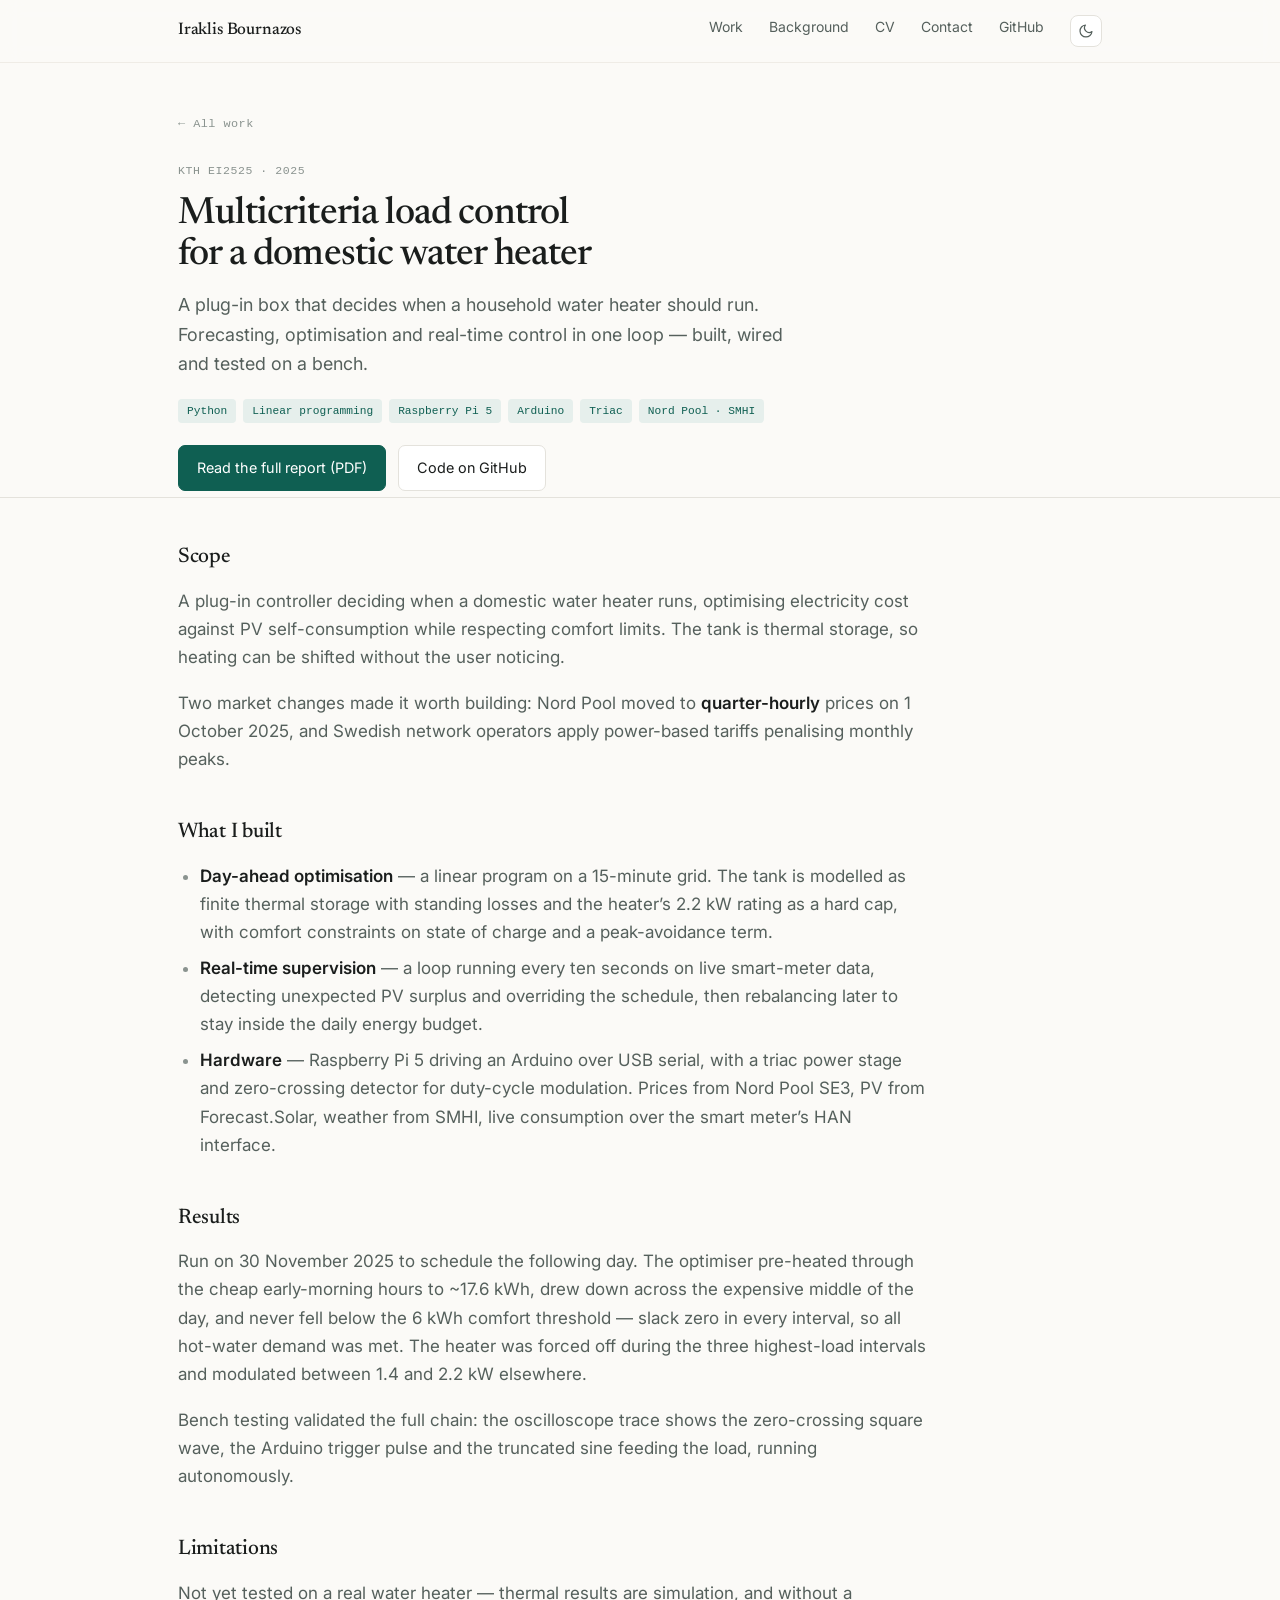
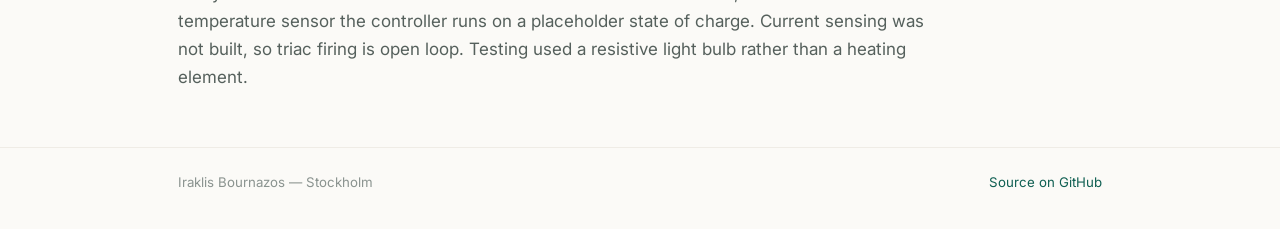
<file: projects/multicriteria-load-control.html>
<!doctype html>
<html lang="en">
<head>
<meta charset="utf-8">
<meta name="viewport" content="width=device-width, initial-scale=1">
<title>Multicriteria load control for a domestic water heater — Iraklis Bournazos</title>
<meta name="description" content="A plug-in box that decides when a household water heater should run. Forecasting, optimisation and real-time control in one loop — built, wired and te">
<link rel="canonical" href="https://iraklis-bournazos.github.io/projects/multicriteria-load-control.html">
<meta property="og:type" content="website">
<meta property="og:title" content="Multicriteria load control for a domestic water heater — Iraklis Bournazos">
<meta property="og:description" content="A plug-in box that decides when a household water heater should run. Forecasting, optimisation and real-time control in one loop — built, wired and te">
<meta property="og:url" content="https://iraklis-bournazos.github.io/projects/multicriteria-load-control.html">
<meta property="og:image" content="https://iraklis-bournazos.github.io/img/og-card.png">
<meta property="og:image:width" content="1200">
<meta property="og:image:height" content="630">
<meta property="og:image:alt" content="Iraklis Bournazos — Electrical &amp; Computer Engineer, Electric Power Engineer">
<meta name="twitter:card" content="summary_large_image">
<meta name="twitter:image" content="https://iraklis-bournazos.github.io/img/og-card.png">
<link rel="icon" href="../img/favicon.svg" type="image/svg+xml">
<link rel="apple-touch-icon" href="../img/apple-touch-icon.png">
<meta name="theme-color" content="#0f5f52">
<link rel="preconnect" href="https://fonts.googleapis.com">
<link rel="preconnect" href="https://fonts.gstatic.com" crossorigin>
<link href="https://fonts.googleapis.com/css2?family=Newsreader:opsz,wght@6..72,400;6..72,500&family=Inter:wght@400;500;600&display=swap" rel="stylesheet">
<link rel="stylesheet" href="../style.css">

<script>
  (function () {
    try {
      var t = localStorage.getItem("theme");
      if (t === "dark" || t === "light") {
        document.documentElement.setAttribute("data-theme", t);
      }
    } catch (e) {}
  })();
</script>
</head>
<body>

<div class="topbar">
  <div class="wrap">
    <a class="brand" href="../index.html">Iraklis Bournazos</a>
    <nav class="topnav">
      <a href="../index.html#work">Work</a>
      <a href="../index.html#background" class="hide-sm">Background</a>
      <a href="../cv.html">CV</a>
      <a href="../index.html#contact" class="hide-sm">Contact</a>
      <a href="https://github.com/Iraklis-Bournazos">GitHub</a>
      <button class="theme-toggle" type="button" aria-label="Switch between light and dark">
        <svg class="icon-moon" viewBox="0 0 24 24" fill="none" stroke="currentColor"
             stroke-width="1.8" stroke-linecap="round" stroke-linejoin="round" aria-hidden="true">
          <path d="M21 12.79A9 9 0 1 1 11.21 3 7 7 0 0 0 21 12.79z"/>
        </svg>
        <svg class="icon-sun" viewBox="0 0 24 24" fill="none" stroke="currentColor"
             stroke-width="1.8" stroke-linecap="round" stroke-linejoin="round" aria-hidden="true">
          <circle cx="12" cy="12" r="4"/>
          <path d="M12 2v2M12 20v2M4.9 4.9l1.4 1.4M17.7 17.7l1.4 1.4M2 12h2M20 12h2M4.9 19.1l1.4-1.4M17.7 6.3l1.4-1.4"/>
        </svg>
      </button>
    </nav>
  </div>
</div>


<section class="hero project-hero">
  <div class="wrap">
    <a class="back" href="../index.html#work">← All work</a>
    <p class="project-meta">KTH EI2525 · 2025</p>
    <h1>Multicriteria load control for a domestic water heater</h1>
    <p class="role">A plug-in box that decides when a household water heater should run. Forecasting, optimisation and real-time control in one loop — built, wired and tested on a bench.</p>
    <div class="tags"><span class="tag">Python</span><span class="tag">Linear programming</span><span class="tag">Raspberry Pi 5</span><span class="tag">Arduino</span><span class="tag">Triac</span><span class="tag">Nord Pool · SMHI</span></div>
    <div class="contact-row"><a class="btn primary" href="../files/projects/ei2525-multicriteria-load-control.pdf">Read the full report (PDF)</a><a class="btn" href="https://github.com/Iraklis-Bournazos/multicriteria-load-control">Code on GitHub</a></div>
  </div>
</section>

<section>
  <div class="wrap">
    <article class="prose"><h2 id="scope">Scope</h2>
<p>A plug-in controller deciding when a domestic water heater runs, optimising electricity cost
against PV self-consumption while respecting comfort limits. The tank is thermal storage, so
heating can be shifted without the user noticing.</p>
<p>Two market changes made it worth building: Nord Pool moved to <strong>quarter-hourly</strong> prices on
1 October 2025, and Swedish network operators apply power-based tariffs penalising monthly
peaks.</p>
<h2 id="what-i-built">What I built</h2>
<ul>
<li><strong>Day-ahead optimisation</strong> — a linear program on a 15-minute grid. The tank is modelled as
  finite thermal storage with standing losses and the heater&rsquo;s 2.2 kW rating as a hard cap,
  with comfort constraints on state of charge and a peak-avoidance term.</li>
<li><strong>Real-time supervision</strong> — a loop running every ten seconds on live smart-meter data,
  detecting unexpected PV surplus and overriding the schedule, then rebalancing later to stay
  inside the daily energy budget.</li>
<li><strong>Hardware</strong> — Raspberry Pi 5 driving an Arduino over USB serial, with a triac power stage
  and zero-crossing detector for duty-cycle modulation. Prices from Nord Pool SE3, PV from
  Forecast.Solar, weather from SMHI, live consumption over the smart meter&rsquo;s HAN interface.</li>
</ul>
<h2 id="results">Results</h2>
<p>Run on 30 November 2025 to schedule the following day. The optimiser pre-heated through the
cheap early-morning hours to ~17.6 kWh, drew down across the expensive middle of the day,
and never fell below the 6 kWh comfort threshold — slack zero in every interval, so all
hot-water demand was met. The heater was forced off during the three highest-load intervals
and modulated between 1.4 and 2.2 kW elsewhere.</p>
<p>Bench testing validated the full chain: the oscilloscope trace shows the zero-crossing
square wave, the Arduino trigger pulse and the truncated sine feeding the load, running
autonomously.</p>
<h2 id="limitations">Limitations</h2>
<p>Not yet tested on a real water heater — thermal results are simulation, and without a
temperature sensor the controller runs on a placeholder state of charge. Current sensing was
not built, so triac firing is open loop. Testing used a resistive light bulb rather than a
heating element.</p></article>
  </div>
</section>


<footer>
  <div class="wrap">
    <span>Iraklis Bournazos — Stockholm</span>
    <span><a href="https://github.com/Iraklis-Bournazos">Source on GitHub</a></span>
  </div>
</footer>

<script>
  (function () {
    var root = document.documentElement;
    function current() {
      var set = root.getAttribute("data-theme");
      if (set) return set;
      return window.matchMedia("(prefers-color-scheme: dark)").matches ? "dark" : "light";
    }
    document.querySelectorAll(".theme-toggle").forEach(function (btn) {
      btn.addEventListener("click", function () {
        var next = current() === "dark" ? "light" : "dark";
        root.setAttribute("data-theme", next);
        try { localStorage.setItem("theme", next); } catch (e) {}
      });
    });
  })();
</script>

</body>
</html>
</file>
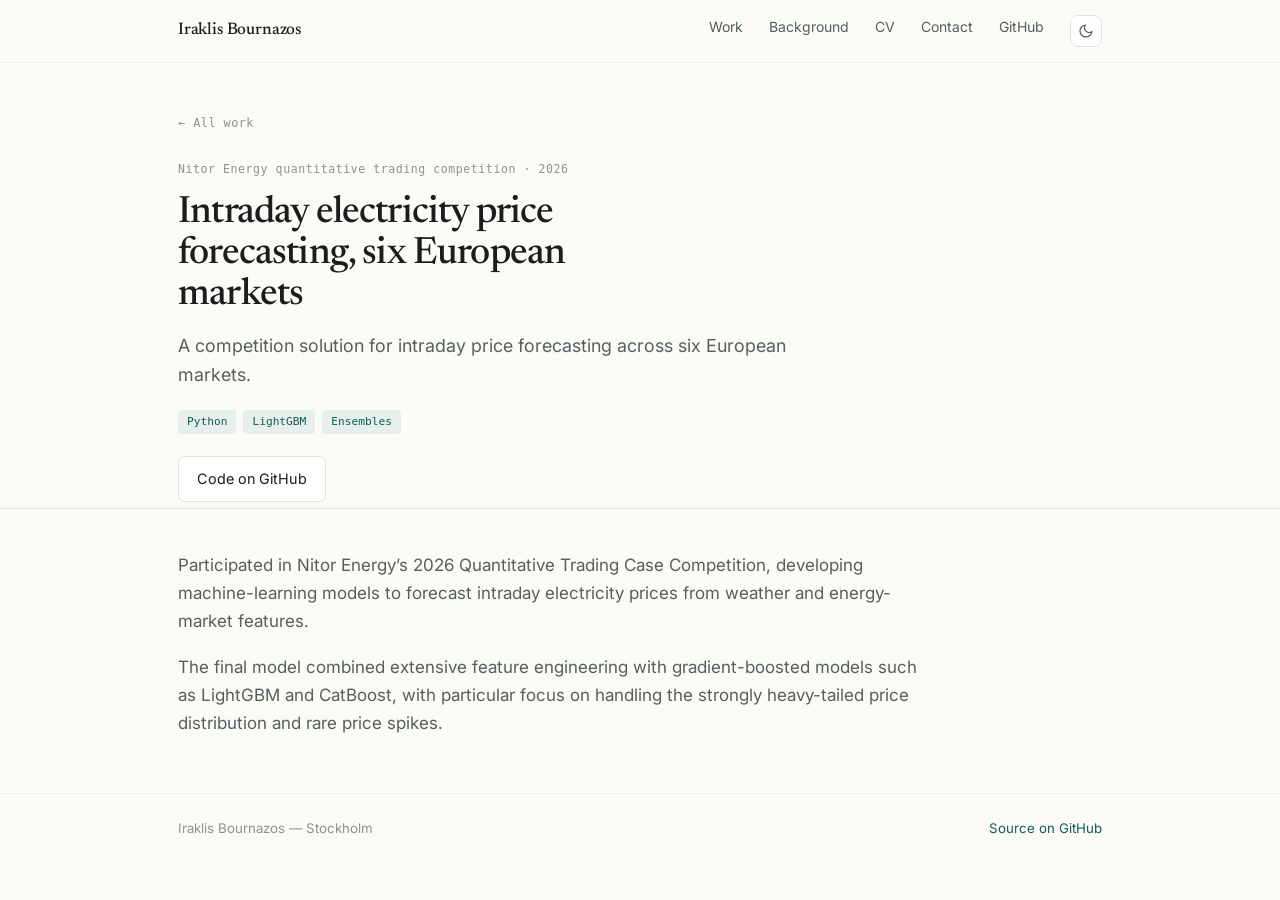
<file: projects/nitor-intraday-prices.html>
<!doctype html>
<html lang="en">
<head>
<meta charset="utf-8">
<meta name="viewport" content="width=device-width, initial-scale=1">
<title>Intraday electricity price forecasting, six European markets — Iraklis Bournazos</title>
<meta name="description" content="A competition solution for intraday price forecasting across six European markets.
">
<link rel="canonical" href="https://iraklis-bournazos.github.io/projects/nitor-intraday-prices.html">
<meta property="og:type" content="website">
<meta property="og:title" content="Intraday electricity price forecasting, six European markets — Iraklis Bournazos">
<meta property="og:description" content="A competition solution for intraday price forecasting across six European markets.
">
<meta property="og:url" content="https://iraklis-bournazos.github.io/projects/nitor-intraday-prices.html">
<meta property="og:image" content="https://iraklis-bournazos.github.io/img/og-card.png">
<meta property="og:image:width" content="1200">
<meta property="og:image:height" content="630">
<meta property="og:image:alt" content="Iraklis Bournazos — Electrical &amp; Computer Engineer, Electric Power Engineer">
<meta name="twitter:card" content="summary_large_image">
<meta name="twitter:image" content="https://iraklis-bournazos.github.io/img/og-card.png">
<link rel="icon" href="../img/favicon.svg" type="image/svg+xml">
<link rel="apple-touch-icon" href="../img/apple-touch-icon.png">
<meta name="theme-color" content="#0f5f52">
<link rel="preconnect" href="https://fonts.googleapis.com">
<link rel="preconnect" href="https://fonts.gstatic.com" crossorigin>
<link href="https://fonts.googleapis.com/css2?family=Newsreader:opsz,wght@6..72,400;6..72,500&family=Inter:wght@400;500;600&display=swap" rel="stylesheet">
<link rel="stylesheet" href="../style.css">

<script>
  (function () {
    try {
      var t = localStorage.getItem("theme");
      if (t === "dark" || t === "light") {
        document.documentElement.setAttribute("data-theme", t);
      }
    } catch (e) {}
  })();
</script>
</head>
<body>

<div class="topbar">
  <div class="wrap">
    <a class="brand" href="../index.html">Iraklis Bournazos</a>
    <nav class="topnav">
      <a href="../index.html#work">Work</a>
      <a href="../index.html#background" class="hide-sm">Background</a>
      <a href="../cv.html">CV</a>
      <a href="../index.html#contact" class="hide-sm">Contact</a>
      <a href="https://github.com/Iraklis-Bournazos">GitHub</a>
      <button class="theme-toggle" type="button" aria-label="Switch between light and dark">
        <svg class="icon-moon" viewBox="0 0 24 24" fill="none" stroke="currentColor"
             stroke-width="1.8" stroke-linecap="round" stroke-linejoin="round" aria-hidden="true">
          <path d="M21 12.79A9 9 0 1 1 11.21 3 7 7 0 0 0 21 12.79z"/>
        </svg>
        <svg class="icon-sun" viewBox="0 0 24 24" fill="none" stroke="currentColor"
             stroke-width="1.8" stroke-linecap="round" stroke-linejoin="round" aria-hidden="true">
          <circle cx="12" cy="12" r="4"/>
          <path d="M12 2v2M12 20v2M4.9 4.9l1.4 1.4M17.7 17.7l1.4 1.4M2 12h2M20 12h2M4.9 19.1l1.4-1.4M17.7 6.3l1.4-1.4"/>
        </svg>
      </button>
    </nav>
  </div>
</div>


<section class="hero project-hero">
  <div class="wrap">
    <a class="back" href="../index.html#work">← All work</a>
    <p class="project-meta">Nitor Energy quantitative trading competition · 2026</p>
    <h1>Intraday electricity price forecasting, six European markets</h1>
    <p class="role">A competition solution for intraday price forecasting across six European markets.</p>
    <div class="tags"><span class="tag">Python</span><span class="tag">LightGBM</span><span class="tag">Ensembles</span></div>
    <div class="contact-row"><a class="btn" href="https://github.com/Iraklis-Bournazos/nitor-energy-forecasting">Code on GitHub</a></div>
  </div>
</section>

<section>
  <div class="wrap">
    <article class="prose"><p>Participated in Nitor Energy’s 2026 Quantitative Trading Case Competition, developing machine-learning models to forecast intraday electricity prices from weather and energy-market features.</p>
<p>The final model combined extensive feature engineering with gradient-boosted models such as LightGBM and CatBoost, with particular focus on handling the strongly heavy-tailed price distribution and rare price spikes.</p></article>
  </div>
</section>


<footer>
  <div class="wrap">
    <span>Iraklis Bournazos — Stockholm</span>
    <span><a href="https://github.com/Iraklis-Bournazos">Source on GitHub</a></span>
  </div>
</footer>

<script>
  (function () {
    var root = document.documentElement;
    function current() {
      var set = root.getAttribute("data-theme");
      if (set) return set;
      return window.matchMedia("(prefers-color-scheme: dark)").matches ? "dark" : "light";
    }
    document.querySelectorAll(".theme-toggle").forEach(function (btn) {
      btn.addEventListener("click", function () {
        var next = current() === "dark" ? "light" : "dark";
        root.setAttribute("data-theme", next);
        try { localStorage.setItem("theme", next); } catch (e) {}
      });
    });
  })();
</script>

</body>
</html>
</file>
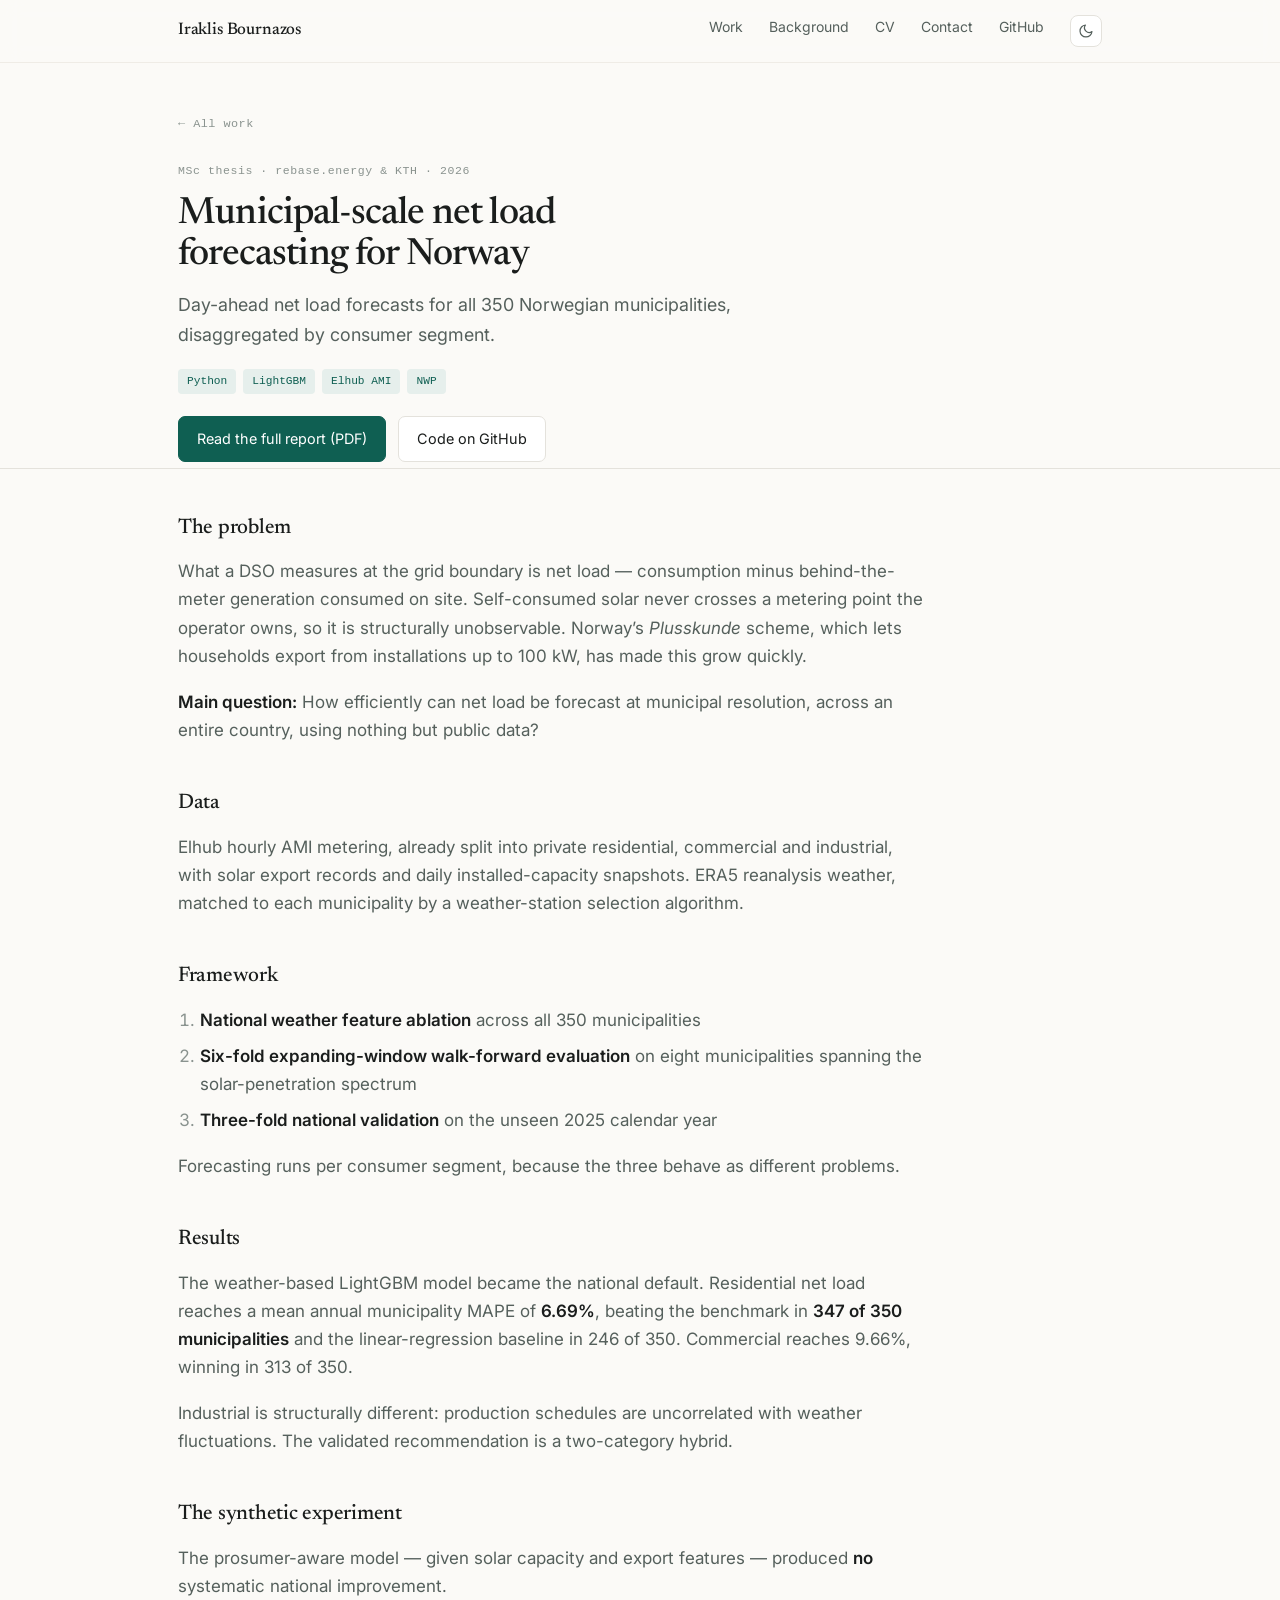
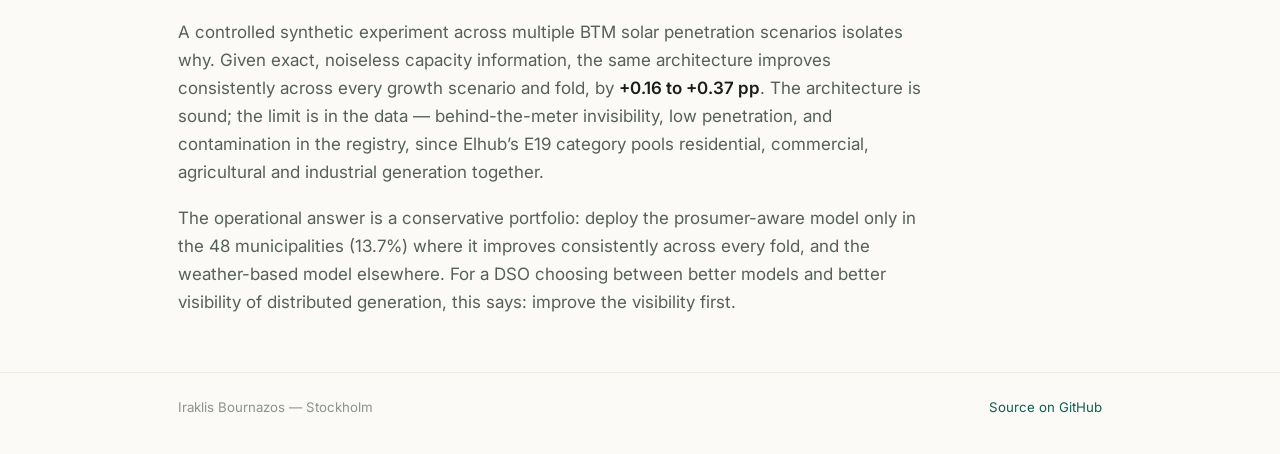
<file: projects/norway-net-load.html>
<!doctype html>
<html lang="en">
<head>
<meta charset="utf-8">
<meta name="viewport" content="width=device-width, initial-scale=1">
<title>Municipal-scale net load forecasting for Norway — Iraklis Bournazos</title>
<meta name="description" content="Day-ahead net load forecasts for all 350 Norwegian municipalities, disaggregated by consumer segment.
">
<link rel="canonical" href="https://iraklis-bournazos.github.io/projects/norway-net-load.html">
<meta property="og:type" content="website">
<meta property="og:title" content="Municipal-scale net load forecasting for Norway — Iraklis Bournazos">
<meta property="og:description" content="Day-ahead net load forecasts for all 350 Norwegian municipalities, disaggregated by consumer segment.
">
<meta property="og:url" content="https://iraklis-bournazos.github.io/projects/norway-net-load.html">
<meta property="og:image" content="https://iraklis-bournazos.github.io/img/og-card.png">
<meta property="og:image:width" content="1200">
<meta property="og:image:height" content="630">
<meta property="og:image:alt" content="Iraklis Bournazos — Electrical &amp; Computer Engineer, Electric Power Engineer">
<meta name="twitter:card" content="summary_large_image">
<meta name="twitter:image" content="https://iraklis-bournazos.github.io/img/og-card.png">
<link rel="icon" href="../img/favicon.svg" type="image/svg+xml">
<link rel="apple-touch-icon" href="../img/apple-touch-icon.png">
<meta name="theme-color" content="#0f5f52">
<link rel="preconnect" href="https://fonts.googleapis.com">
<link rel="preconnect" href="https://fonts.gstatic.com" crossorigin>
<link href="https://fonts.googleapis.com/css2?family=Newsreader:opsz,wght@6..72,400;6..72,500&family=Inter:wght@400;500;600&display=swap" rel="stylesheet">
<link rel="stylesheet" href="../style.css">

<script>
  (function () {
    try {
      var t = localStorage.getItem("theme");
      if (t === "dark" || t === "light") {
        document.documentElement.setAttribute("data-theme", t);
      }
    } catch (e) {}
  })();
</script>
</head>
<body>

<div class="topbar">
  <div class="wrap">
    <a class="brand" href="../index.html">Iraklis Bournazos</a>
    <nav class="topnav">
      <a href="../index.html#work">Work</a>
      <a href="../index.html#background" class="hide-sm">Background</a>
      <a href="../cv.html">CV</a>
      <a href="../index.html#contact" class="hide-sm">Contact</a>
      <a href="https://github.com/Iraklis-Bournazos">GitHub</a>
      <button class="theme-toggle" type="button" aria-label="Switch between light and dark">
        <svg class="icon-moon" viewBox="0 0 24 24" fill="none" stroke="currentColor"
             stroke-width="1.8" stroke-linecap="round" stroke-linejoin="round" aria-hidden="true">
          <path d="M21 12.79A9 9 0 1 1 11.21 3 7 7 0 0 0 21 12.79z"/>
        </svg>
        <svg class="icon-sun" viewBox="0 0 24 24" fill="none" stroke="currentColor"
             stroke-width="1.8" stroke-linecap="round" stroke-linejoin="round" aria-hidden="true">
          <circle cx="12" cy="12" r="4"/>
          <path d="M12 2v2M12 20v2M4.9 4.9l1.4 1.4M17.7 17.7l1.4 1.4M2 12h2M20 12h2M4.9 19.1l1.4-1.4M17.7 6.3l1.4-1.4"/>
        </svg>
      </button>
    </nav>
  </div>
</div>


<section class="hero project-hero">
  <div class="wrap">
    <a class="back" href="../index.html#work">← All work</a>
    <p class="project-meta">MSc thesis · rebase.energy &amp; KTH · 2026</p>
    <h1>Municipal-scale net load forecasting for Norway</h1>
    <p class="role">Day-ahead net load forecasts for all 350 Norwegian municipalities, disaggregated by consumer segment.</p>
    <div class="tags"><span class="tag">Python</span><span class="tag">LightGBM</span><span class="tag">Elhub AMI</span><span class="tag">NWP</span></div>
    <div class="contact-row"><a class="btn primary" href="../files/projects/msc-thesis-net-load-forecasting-norway.pdf">Read the full report (PDF)</a><a class="btn" href="https://github.com/Iraklis-Bournazos/norway-net-load-forecasting">Code on GitHub</a></div>
  </div>
</section>

<section>
  <div class="wrap">
    <article class="prose"><h2 id="the-problem">The problem</h2>
<p>What a DSO measures at the grid boundary is net load — consumption minus behind-the-meter
generation consumed on site. Self-consumed solar never crosses a metering point the operator
owns, so it is structurally unobservable. Norway&rsquo;s <em>Plusskunde</em> scheme, which lets households
export from installations up to 100 kW, has made this grow quickly.</p>
<p><strong>Main question:</strong> How efficiently can net load be forecast at municipal resolution, across
an entire country, using nothing but public data?</p>
<h2 id="data">Data</h2>
<p>Elhub hourly AMI metering, already split into private residential, commercial and industrial,
with solar export records and daily installed-capacity snapshots. ERA5 reanalysis weather,
matched to each municipality by a weather-station selection algorithm.</p>
<h2 id="framework">Framework</h2>
<ol>
<li><strong>National weather feature ablation</strong> across all 350 municipalities</li>
<li><strong>Six-fold expanding-window walk-forward evaluation</strong> on eight municipalities spanning the
   solar-penetration spectrum</li>
<li><strong>Three-fold national validation</strong> on the unseen 2025 calendar year</li>
</ol>
<p>Forecasting runs per consumer segment, because the three behave as different problems.</p>
<h2 id="results">Results</h2>
<p>The weather-based LightGBM model became the national default. Residential net load reaches a
mean annual municipality MAPE of <strong>6.69%</strong>, beating the benchmark in <strong>347 of 350
municipalities</strong> and the linear-regression baseline in 246 of 350. Commercial reaches 9.66%,
winning in 313 of 350.</p>
<p>Industrial is structurally different: production schedules are uncorrelated with weather fluctuations. The validated recommendation is a two-category hybrid.</p>
<h2 id="the-synthetic-experiment">The synthetic experiment</h2>
<p>The prosumer-aware model — given solar capacity and export features — produced <strong>no</strong>
systematic national improvement.</p>
<p>A controlled synthetic experiment across multiple BTM solar penetration scenarios isolates why. Given exact, noiseless capacity information,
the same architecture improves consistently across every growth scenario and fold, by
<strong>+0.16 to +0.37 pp</strong>. The architecture is sound; the limit is in the data — behind-the-meter
invisibility, low penetration, and contamination in the registry, since Elhub&rsquo;s E19 category
pools residential, commercial, agricultural and industrial generation together.</p>
<p>The operational answer is a conservative portfolio: deploy the prosumer-aware model only in
the 48 municipalities (13.7%) where it improves consistently across every fold, and the weather-based
model elsewhere. For a DSO choosing between better models and better visibility of
distributed generation, this says: improve the visibility first.</p></article>
  </div>
</section>


<footer>
  <div class="wrap">
    <span>Iraklis Bournazos — Stockholm</span>
    <span><a href="https://github.com/Iraklis-Bournazos">Source on GitHub</a></span>
  </div>
</footer>

<script>
  (function () {
    var root = document.documentElement;
    function current() {
      var set = root.getAttribute("data-theme");
      if (set) return set;
      return window.matchMedia("(prefers-color-scheme: dark)").matches ? "dark" : "light";
    }
    document.querySelectorAll(".theme-toggle").forEach(function (btn) {
      btn.addEventListener("click", function () {
        var next = current() === "dark" ? "light" : "dark";
        root.setAttribute("data-theme", next);
        try { localStorage.setItem("theme", next); } catch (e) {}
      });
    });
  })();
</script>

</body>
</html>
</file>
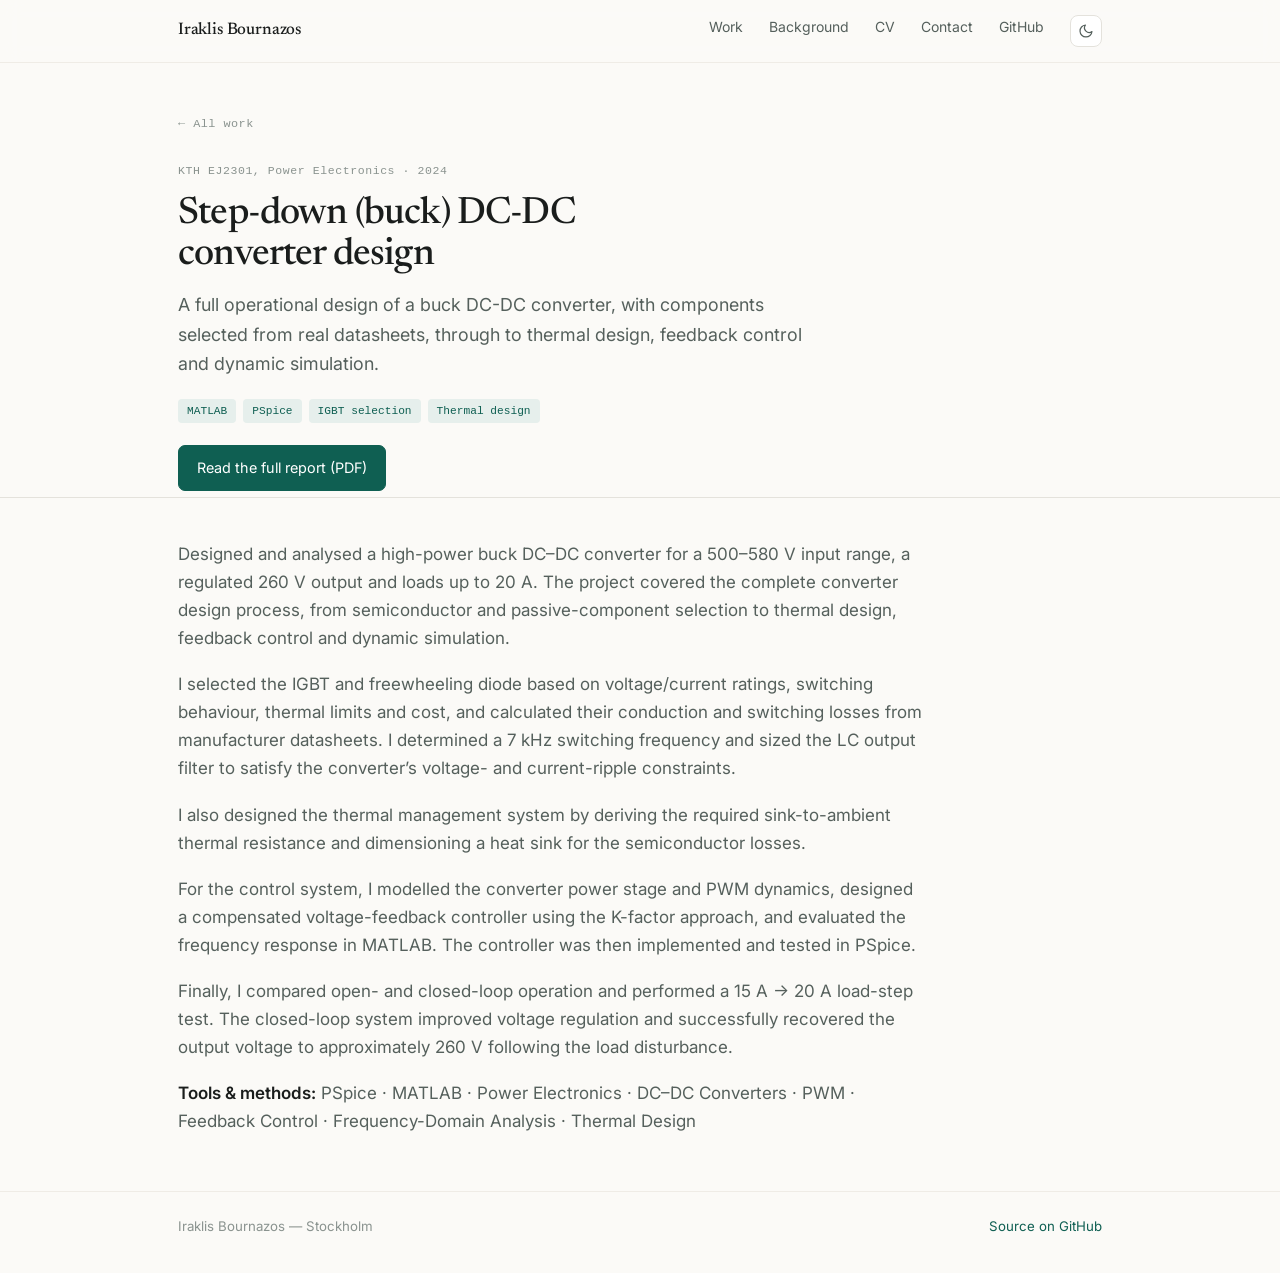
<file: projects/power-electronics.html>
<!doctype html>
<html lang="en">
<head>
<meta charset="utf-8">
<meta name="viewport" content="width=device-width, initial-scale=1">
<title>Step-down (buck) DC-DC converter design — Iraklis Bournazos</title>
<meta name="description" content="A full operational design of a buck DC-DC converter, with components selected from real datasheets, through to thermal design, feedback control and dy">
<link rel="canonical" href="https://iraklis-bournazos.github.io/projects/power-electronics.html">
<meta property="og:type" content="website">
<meta property="og:title" content="Step-down (buck) DC-DC converter design — Iraklis Bournazos">
<meta property="og:description" content="A full operational design of a buck DC-DC converter, with components selected from real datasheets, through to thermal design, feedback control and dy">
<meta property="og:url" content="https://iraklis-bournazos.github.io/projects/power-electronics.html">
<meta property="og:image" content="https://iraklis-bournazos.github.io/img/og-card.png">
<meta property="og:image:width" content="1200">
<meta property="og:image:height" content="630">
<meta property="og:image:alt" content="Iraklis Bournazos — Electrical &amp; Computer Engineer, Electric Power Engineer">
<meta name="twitter:card" content="summary_large_image">
<meta name="twitter:image" content="https://iraklis-bournazos.github.io/img/og-card.png">
<link rel="icon" href="../img/favicon.svg" type="image/svg+xml">
<link rel="apple-touch-icon" href="../img/apple-touch-icon.png">
<meta name="theme-color" content="#0f5f52">
<link rel="preconnect" href="https://fonts.googleapis.com">
<link rel="preconnect" href="https://fonts.gstatic.com" crossorigin>
<link href="https://fonts.googleapis.com/css2?family=Newsreader:opsz,wght@6..72,400;6..72,500&family=Inter:wght@400;500;600&display=swap" rel="stylesheet">
<link rel="stylesheet" href="../style.css">

<script>
  (function () {
    try {
      var t = localStorage.getItem("theme");
      if (t === "dark" || t === "light") {
        document.documentElement.setAttribute("data-theme", t);
      }
    } catch (e) {}
  })();
</script>
</head>
<body>

<div class="topbar">
  <div class="wrap">
    <a class="brand" href="../index.html">Iraklis Bournazos</a>
    <nav class="topnav">
      <a href="../index.html#work">Work</a>
      <a href="../index.html#background" class="hide-sm">Background</a>
      <a href="../cv.html">CV</a>
      <a href="../index.html#contact" class="hide-sm">Contact</a>
      <a href="https://github.com/Iraklis-Bournazos">GitHub</a>
      <button class="theme-toggle" type="button" aria-label="Switch between light and dark">
        <svg class="icon-moon" viewBox="0 0 24 24" fill="none" stroke="currentColor"
             stroke-width="1.8" stroke-linecap="round" stroke-linejoin="round" aria-hidden="true">
          <path d="M21 12.79A9 9 0 1 1 11.21 3 7 7 0 0 0 21 12.79z"/>
        </svg>
        <svg class="icon-sun" viewBox="0 0 24 24" fill="none" stroke="currentColor"
             stroke-width="1.8" stroke-linecap="round" stroke-linejoin="round" aria-hidden="true">
          <circle cx="12" cy="12" r="4"/>
          <path d="M12 2v2M12 20v2M4.9 4.9l1.4 1.4M17.7 17.7l1.4 1.4M2 12h2M20 12h2M4.9 19.1l1.4-1.4M17.7 6.3l1.4-1.4"/>
        </svg>
      </button>
    </nav>
  </div>
</div>


<section class="hero project-hero">
  <div class="wrap">
    <a class="back" href="../index.html#work">← All work</a>
    <p class="project-meta">KTH EJ2301, Power Electronics · 2024</p>
    <h1>Step-down (buck) DC-DC converter design</h1>
    <p class="role">A full operational design of a buck DC-DC converter, with components selected from real datasheets, through to thermal design, feedback control and dynamic simulation.</p>
    <div class="tags"><span class="tag">MATLAB</span><span class="tag">PSpice</span><span class="tag">IGBT selection</span><span class="tag">Thermal design</span></div>
    <div class="contact-row"><a class="btn primary" href="../files/projects/ej2301-buck-converter-design.pdf">Read the full report (PDF)</a></div>
  </div>
</section>

<section>
  <div class="wrap">
    <article class="prose"><p>Designed and analysed a high-power buck DC–DC converter for a 500–580 V input range, a regulated 260 V output and loads up to 20 A. The project covered the complete converter design process, from semiconductor and passive-component selection to thermal design, feedback control and dynamic simulation.</p>
<p>I selected the IGBT and freewheeling diode based on voltage/current ratings, switching behaviour, thermal limits and cost, and calculated their conduction and switching losses from manufacturer datasheets. I determined a 7 kHz switching frequency and sized the LC output filter to satisfy the converter&rsquo;s voltage- and current-ripple constraints.</p>
<p>I also designed the thermal management system by deriving the required sink-to-ambient thermal resistance and dimensioning a heat sink for the semiconductor losses.</p>
<p>For the control system, I modelled the converter power stage and PWM dynamics, designed a compensated voltage-feedback controller using the K-factor approach, and evaluated the frequency response in MATLAB. The controller was then implemented and tested in PSpice.</p>
<p>Finally, I compared open- and closed-loop operation and performed a 15 A → 20 A load-step test. The closed-loop system improved voltage regulation and successfully recovered the output voltage to approximately 260 V following the load disturbance.</p>
<p><strong>Tools &amp; methods:</strong> PSpice · MATLAB · Power Electronics · DC–DC Converters · PWM · Feedback Control · Frequency-Domain Analysis · Thermal Design</p></article>
  </div>
</section>


<footer>
  <div class="wrap">
    <span>Iraklis Bournazos — Stockholm</span>
    <span><a href="https://github.com/Iraklis-Bournazos">Source on GitHub</a></span>
  </div>
</footer>

<script>
  (function () {
    var root = document.documentElement;
    function current() {
      var set = root.getAttribute("data-theme");
      if (set) return set;
      return window.matchMedia("(prefers-color-scheme: dark)").matches ? "dark" : "light";
    }
    document.querySelectorAll(".theme-toggle").forEach(function (btn) {
      btn.addEventListener("click", function () {
        var next = current() === "dark" ? "light" : "dark";
        root.setAttribute("data-theme", next);
        try { localStorage.setItem("theme", next); } catch (e) {}
      });
    });
  })();
</script>

</body>
</html>
</file>
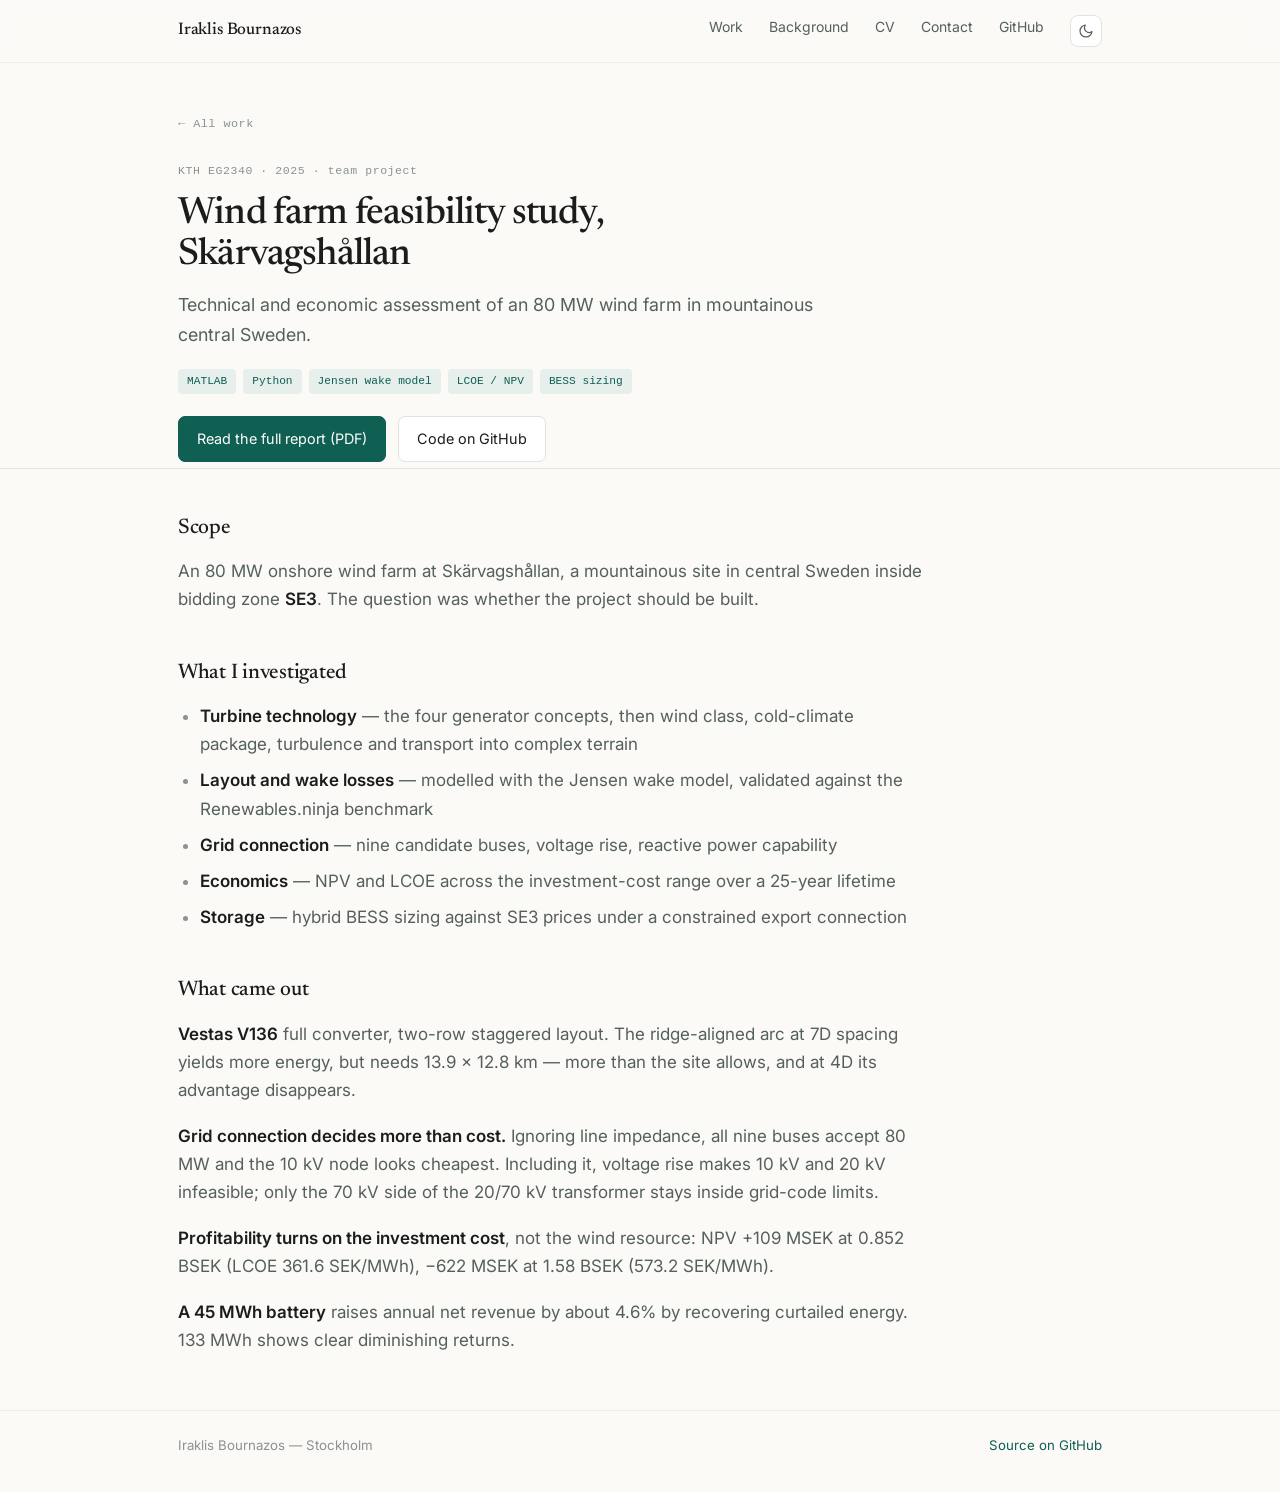
<file: projects/wind-farm-feasibility.html>
<!doctype html>
<html lang="en">
<head>
<meta charset="utf-8">
<meta name="viewport" content="width=device-width, initial-scale=1">
<title>Wind farm feasibility study, Skärvagshållan — Iraklis Bournazos</title>
<meta name="description" content="Technical and economic assessment of an 80 MW wind farm in mountainous central Sweden.
">
<link rel="canonical" href="https://iraklis-bournazos.github.io/projects/wind-farm-feasibility.html">
<meta property="og:type" content="website">
<meta property="og:title" content="Wind farm feasibility study, Skärvagshållan — Iraklis Bournazos">
<meta property="og:description" content="Technical and economic assessment of an 80 MW wind farm in mountainous central Sweden.
">
<meta property="og:url" content="https://iraklis-bournazos.github.io/projects/wind-farm-feasibility.html">
<meta property="og:image" content="https://iraklis-bournazos.github.io/img/og-card.png">
<meta property="og:image:width" content="1200">
<meta property="og:image:height" content="630">
<meta property="og:image:alt" content="Iraklis Bournazos — Electrical &amp; Computer Engineer, Electric Power Engineer">
<meta name="twitter:card" content="summary_large_image">
<meta name="twitter:image" content="https://iraklis-bournazos.github.io/img/og-card.png">
<link rel="icon" href="../img/favicon.svg" type="image/svg+xml">
<link rel="apple-touch-icon" href="../img/apple-touch-icon.png">
<meta name="theme-color" content="#0f5f52">
<link rel="preconnect" href="https://fonts.googleapis.com">
<link rel="preconnect" href="https://fonts.gstatic.com" crossorigin>
<link href="https://fonts.googleapis.com/css2?family=Newsreader:opsz,wght@6..72,400;6..72,500&family=Inter:wght@400;500;600&display=swap" rel="stylesheet">
<link rel="stylesheet" href="../style.css">

<script>
  (function () {
    try {
      var t = localStorage.getItem("theme");
      if (t === "dark" || t === "light") {
        document.documentElement.setAttribute("data-theme", t);
      }
    } catch (e) {}
  })();
</script>
</head>
<body>

<div class="topbar">
  <div class="wrap">
    <a class="brand" href="../index.html">Iraklis Bournazos</a>
    <nav class="topnav">
      <a href="../index.html#work">Work</a>
      <a href="../index.html#background" class="hide-sm">Background</a>
      <a href="../cv.html">CV</a>
      <a href="../index.html#contact" class="hide-sm">Contact</a>
      <a href="https://github.com/Iraklis-Bournazos">GitHub</a>
      <button class="theme-toggle" type="button" aria-label="Switch between light and dark">
        <svg class="icon-moon" viewBox="0 0 24 24" fill="none" stroke="currentColor"
             stroke-width="1.8" stroke-linecap="round" stroke-linejoin="round" aria-hidden="true">
          <path d="M21 12.79A9 9 0 1 1 11.21 3 7 7 0 0 0 21 12.79z"/>
        </svg>
        <svg class="icon-sun" viewBox="0 0 24 24" fill="none" stroke="currentColor"
             stroke-width="1.8" stroke-linecap="round" stroke-linejoin="round" aria-hidden="true">
          <circle cx="12" cy="12" r="4"/>
          <path d="M12 2v2M12 20v2M4.9 4.9l1.4 1.4M17.7 17.7l1.4 1.4M2 12h2M20 12h2M4.9 19.1l1.4-1.4M17.7 6.3l1.4-1.4"/>
        </svg>
      </button>
    </nav>
  </div>
</div>


<section class="hero project-hero">
  <div class="wrap">
    <a class="back" href="../index.html#work">← All work</a>
    <p class="project-meta">KTH EG2340 · 2025 · team project</p>
    <h1>Wind farm feasibility study, Skärvagshållan</h1>
    <p class="role">Technical and economic assessment of an 80 MW wind farm in mountainous central Sweden.</p>
    <div class="tags"><span class="tag">MATLAB</span><span class="tag">Python</span><span class="tag">Jensen wake model</span><span class="tag">LCOE / NPV</span><span class="tag">BESS sizing</span></div>
    <div class="contact-row"><a class="btn primary" href="../files/projects/eg2340-wind-farm-feasibility.pdf">Read the full report (PDF)</a><a class="btn" href="https://github.com/tilfra/WindProject_Team2">Code on GitHub</a></div>
  </div>
</section>

<section>
  <div class="wrap">
    <article class="prose"><h2 id="scope">Scope</h2>
<p>An 80 MW onshore wind farm at Skärvagshållan, a mountainous site in central Sweden inside
bidding zone <strong>SE3</strong>. The question was whether the project should be built.</p>
<h2 id="what-i-investigated">What I investigated</h2>
<ul>
<li><strong>Turbine technology</strong> — the four generator concepts, then wind class, cold-climate
  package, turbulence and transport into complex terrain</li>
<li><strong>Layout and wake losses</strong> — modelled with the Jensen wake model, validated against the
  Renewables.ninja benchmark</li>
<li><strong>Grid connection</strong> — nine candidate buses, voltage rise, reactive power capability</li>
<li><strong>Economics</strong> — NPV and LCOE across the investment-cost range over a 25-year lifetime</li>
<li><strong>Storage</strong> — hybrid BESS sizing against SE3 prices under a constrained export connection</li>
</ul>
<h2 id="what-came-out">What came out</h2>
<p><strong>Vestas V136</strong> full converter, two-row staggered layout. The ridge-aligned arc at 7D
spacing yields more energy, but needs 13.9 × 12.8 km — more than the site allows, and at 4D
its advantage disappears.</p>
<p><strong>Grid connection decides more than cost.</strong> Ignoring line impedance, all nine buses accept
80 MW and the 10 kV node looks cheapest. Including it, voltage rise makes 10 kV and 20 kV
infeasible; only the 70 kV side of the 20/70 kV transformer stays inside grid-code limits.</p>
<p><strong>Profitability turns on the investment cost</strong>, not the wind resource: NPV +109 MSEK at
0.852 BSEK (LCOE 361.6 SEK/MWh), −622 MSEK at 1.58 BSEK (573.2 SEK/MWh).</p>
<p><strong>A 45 MWh battery</strong> raises annual net revenue by about 4.6% by recovering curtailed energy.
133 MWh shows clear diminishing returns.</p></article>
  </div>
</section>


<footer>
  <div class="wrap">
    <span>Iraklis Bournazos — Stockholm</span>
    <span><a href="https://github.com/Iraklis-Bournazos">Source on GitHub</a></span>
  </div>
</footer>

<script>
  (function () {
    var root = document.documentElement;
    function current() {
      var set = root.getAttribute("data-theme");
      if (set) return set;
      return window.matchMedia("(prefers-color-scheme: dark)").matches ? "dark" : "light";
    }
    document.querySelectorAll(".theme-toggle").forEach(function (btn) {
      btn.addEventListener("click", function () {
        var next = current() === "dark" ? "light" : "dark";
        root.setAttribute("data-theme", next);
        try { localStorage.setItem("theme", next); } catch (e) {}
      });
    });
  })();
</script>

</body>
</html>
</file>
<file: style.css>
/* ---------------------------------------------------------------
   Iraklis Bournazos — personal site
   One stylesheet for the whole site. Edit colours here, once.
   --------------------------------------------------------------- */

:root {
  --bg:        #fbfaf7;
  --bg-raised: #ffffff;
  --text:      #1a1d1c;
  --text-soft: #55605c;
  --text-mute: #8a938f;
  --accent:    #0f5f52;
  --accent-soft: #e6efec;
  --line:      #e4e2dc;
  --line-soft: #efece6;

  --serif: "Newsreader", Georgia, "Times New Roman", serif;
  --sans:  "Inter", -apple-system, BlinkMacSystemFont, "Segoe UI", Helvetica, Arial, sans-serif;
  --mono:  ui-monospace, SFMono-Regular, "SF Mono", Menlo, Consolas, monospace;

  --measure: 68ch;
  --page:    980px;
}

/* dark palette: system preference, unless the visitor has explicitly chosen light */
@media screen and (prefers-color-scheme: dark) {
  :root:not([data-theme="light"]) {
    --bg:        #141614;
    --bg-raised: #1c1f1d;
    --text:      #eceae4;
    --text-soft: #a8b0ac;
    --text-mute: #7a827e;
    --accent:    #6fc4b0;
    --accent-soft: #1d2f2a;
    --line:      #2b302d;
    --line-soft: #232725;
  }
}

:root[data-theme="dark"] {
    --bg:        #141614;
    --bg-raised: #1c1f1d;
    --text:      #eceae4;
    --text-soft: #a8b0ac;
    --text-mute: #7a827e;
    --accent:    #6fc4b0;
    --accent-soft: #1d2f2a;
    --line:      #2b302d;
    --line-soft: #232725;
  }

*, *::before, *::after { box-sizing: border-box; }

html { -webkit-text-size-adjust: 100%; }

body {
  margin: 0;
  background: var(--bg);
  color: var(--text);
  font-family: var(--sans);
  font-size: 17px;
  line-height: 1.65;
  font-feature-settings: "kern", "liga";
  -webkit-font-smoothing: antialiased;
}

a { color: var(--accent); text-decoration: none; }
a:hover { text-decoration: underline; text-underline-offset: 3px; }

/* ---------- layout ---------- */

.wrap {
  max-width: var(--page);
  margin: 0 auto;
  padding: 0 28px;
}

section { padding: 42px 0 38px; border-top: 1px solid var(--line); }
section:first-of-type { border-top: none; }

/* ---------- top bar ---------- */

.topbar {
  position: sticky;
  top: 0;
  z-index: 10;
  background: color-mix(in srgb, var(--bg) 88%, transparent);
  backdrop-filter: blur(10px);
  border-bottom: 1px solid var(--line-soft);
}

.topbar .wrap {
  display: flex;
  align-items: center;
  justify-content: space-between;
  gap: 20px;
  height: 62px;
}

.brand {
  font-family: var(--serif);
  font-size: 1.05rem;
  font-weight: 500;
  color: var(--text);
  letter-spacing: -0.01em;
}
.brand:hover { text-decoration: none; color: var(--accent); }

.topnav {
  display: flex;
  gap: 26px;
  font-size: 0.875rem;
}
.topnav a { color: var(--text-soft); }
.topnav a:hover { color: var(--accent); }

/* ---------- hero ---------- */

.hero { padding-top: 48px; padding-bottom: 10px; }

.hero-grid {
  display: grid;
  grid-template-columns: 148px 1fr;
  gap: 40px;
  align-items: start;
}

.portrait {
  width: 148px;
  height: 148px;
  border-radius: 50%;
  object-fit: cover;
  object-position: 58% 30%;
  border: 1px solid var(--line);
  filter: saturate(0.96);
}

.eyebrow {
  font-family: var(--mono);
  font-size: 0.72rem;
  letter-spacing: 0.14em;
  text-transform: uppercase;
  color: var(--text-mute);
  margin: 0 0 14px;
}

h1 {
  font-family: var(--serif);
  font-size: clamp(2.1rem, 5vw, 2.9rem);
  font-weight: 500;
  line-height: 1.1;
  letter-spacing: -0.022em;
  margin: 0 0 10px;
}

.role {
  font-size: 1.12rem;
  color: var(--text-soft);
  margin: 0 0 26px;
  max-width: 46ch;
}

.hero p.lede {
  max-width: var(--measure);
  margin: 0 0 18px;
  color: var(--text-soft);
}
.hero p.lede strong { color: var(--text); font-weight: 550; }

/* ---------- status line ---------- */

.status {
  display: inline-flex;
  align-items: center;
  gap: 10px;
  margin-top: 10px;
  padding: 8px 15px;
  border: 1px solid var(--line);
  border-radius: 999px;
  background: var(--bg-raised);
  font-size: 0.875rem;
  color: var(--text-soft);
}
.dot {
  width: 7px; height: 7px;
  border-radius: 50%;
  background: var(--accent);
  box-shadow: 0 0 0 3px var(--accent-soft);
}

/* ---------- section headings ---------- */

h2 {
  font-family: var(--mono);
  font-size: 0.72rem;
  letter-spacing: 0.14em;
  text-transform: uppercase;
  color: var(--text-mute);
  font-weight: 500;
  margin: 0 0 20px;
}

h3 {
  font-family: var(--serif);
  font-size: 1.28rem;
  font-weight: 500;
  letter-spacing: -0.012em;
  line-height: 1.3;
  margin: 0 0 6px;
}

/* ---------- focus strip ---------- */

.focus {
  display: flex;
  flex-direction: column;
  gap: 20px;
}

/* each area of work is a full-width row: label column on the left, text on the right */
.focus-card {
  position: relative;
  display: grid;
  grid-template-columns: 240px 1fr;
  gap: 40px;
  padding: 30px 32px 30px 30px;
  border: 1px solid var(--line);
  border-radius: 12px;
  background: var(--bg-raised);
  overflow: hidden;
}

.focus-card::before {
  content: "";
  position: absolute;
  inset: 0 auto 0 0;
  width: 3px;
  background: linear-gradient(180deg, var(--accent), transparent 85%);
}

.focus-head { }

.focus-num {
  display: block;
  font-family: var(--mono);
  font-size: 0.66rem;
  letter-spacing: 0.16em;
  color: var(--accent);
  margin-bottom: 9px;
}

.focus-card h4 {
  font-family: var(--serif);
  font-size: 1.32rem;
  font-weight: 500;
  letter-spacing: -0.014em;
  line-height: 1.2;
  margin: 0;
  color: var(--text);
}

.chips {
  list-style: none;
  display: flex;
  flex-wrap: wrap;
  gap: 6px;
  margin: 0 0 16px;
  padding: 0;
}
.chips li {
  font-size: 0.775rem;
  line-height: 1.35;
  padding: 4px 10px;
  border-radius: 5px;
  background: var(--accent-soft);
  color: var(--accent);
}

.focus-body p {
  margin: 0 0 12px;
  font-size: 0.945rem;
  line-height: 1.68;
  color: var(--text-soft);
  max-width: 72ch;
}
.focus-body p:last-child { margin-bottom: 0; }

@media screen and (max-width: 820px) {
  .focus-card {
    grid-template-columns: 1fr;
    gap: 18px;
    padding: 24px 22px 24px 20px;
  }
  .focus-card h4 { font-size: 1.15rem; }
}

/* ---------- project list ---------- */

.project {
  display: block;
  padding: 26px 0;
  border-top: 1px solid var(--line-soft);
  color: inherit;
}
.project:first-child { border-top: none; padding-top: 0; }
.project:hover { text-decoration: none; }
.project:hover h3 { color: var(--accent); }

.project-meta {
  font-family: var(--mono);
  font-size: 0.72rem;
  letter-spacing: 0.05em;
  color: var(--text-mute);
  margin: 0 0 9px;
}

.project p.blurb {
  margin: 0 0 14px;
  color: var(--text-soft);
  max-width: var(--measure);
  font-size: 0.965rem;
}

.tags { display: flex; flex-wrap: wrap; gap: 7px; }
.tag {
  font-family: var(--mono);
  font-size: 0.7rem;
  padding: 3px 9px;
  border-radius: 4px;
  background: var(--accent-soft);
  color: var(--accent);
  white-space: nowrap;
}
.tag.muted { background: var(--line-soft); color: var(--text-mute); }

/* ---------- education ---------- */

.edu-item {
  display: grid;
  grid-template-columns: 190px 1fr;
  gap: 28px;
  padding: 20px 0;
  border-top: 1px solid var(--line-soft);
}
.edu-item:first-child { border-top: none; padding-top: 0; }
.edu-when {
  font-family: var(--mono);
  font-size: 0.76rem;
  color: var(--text-mute);
  padding-top: 4px;
}
.edu-item h3 { font-size: 1.1rem; margin-bottom: 3px; }
.edu-item .where { color: var(--text-soft); font-size: 0.93rem; margin: 0 0 8px; }
.edu-item .note { color: var(--text-soft); font-size: 0.9rem; margin: 0; max-width: var(--measure); }

/* ---------- contact ---------- */

.contact-row {
  display: flex;
  flex-wrap: wrap;
  gap: 12px;
  margin-top: 8px;
}
.btn {
  display: inline-flex;
  align-items: center;
  gap: 8px;
  padding: 10px 18px;
  border: 1px solid var(--line);
  border-radius: 7px;
  background: var(--bg-raised);
  color: var(--text);
  font-size: 0.9rem;
}
.btn:hover { border-color: var(--accent); color: var(--accent); text-decoration: none; }
.btn.primary { background: var(--accent); border-color: var(--accent); color: #fff; }
.btn.primary:hover { opacity: 0.9; color: #fff; }
@media screen and (prefers-color-scheme: dark) {
  :root:not([data-theme="light"]) .btn.primary { color: #10231f; }
  :root:not([data-theme="light"]) .btn.primary:hover { color: #10231f; }
}
:root[data-theme="dark"] .btn.primary,
:root[data-theme="dark"] .btn.primary:hover { color: #10231f; }

/* ---------- footer ---------- */

footer {
  border-top: 1px solid var(--line-soft);
  padding: 24px 0 36px;
  font-size: 0.83rem;
  color: var(--text-mute);
}
footer .wrap { display: flex; justify-content: space-between; gap: 16px; flex-wrap: wrap; }

/* ---------- responsive ---------- */

@media screen and (max-width: 720px) {
  body { font-size: 16px; }
  .hero-grid { grid-template-columns: 1fr; gap: 24px; }
  .portrait { width: 108px; height: 108px; }
  .edu-item { grid-template-columns: 1fr; gap: 6px; }
  .topnav { gap: 18px; font-size: 0.82rem; }
  .topnav a.hide-sm { display: none; }
  section { padding: 34px 0 30px; }
}

/* ---------------------------------------------------------------
   Project detail pages
   --------------------------------------------------------------- */

.more {
  font-family: var(--mono);
  font-size: 0.7rem;
  color: var(--accent);
  padding: 3px 0 3px 6px;
  white-space: nowrap;
}

.back {
  display: inline-block;
  font-family: var(--mono);
  font-size: 0.74rem;
  letter-spacing: 0.04em;
  color: var(--text-mute);
  margin-bottom: 26px;
}
.back:hover { color: var(--accent); text-decoration: none; }

.project-hero { padding-top: 44px; padding-bottom: 6px; }
.project-hero h1 {
  font-size: clamp(1.75rem, 4vw, 2.35rem);
  max-width: 20ch;
  margin-bottom: 14px;
}
.project-hero .project-meta { margin-bottom: 14px; }
.project-hero .role { margin-bottom: 20px; max-width: 58ch; }
.project-hero .contact-row { margin-top: 22px; }

/* long-form article text */

.prose { max-width: var(--measure); }

.prose h2 {
  font-family: var(--serif);
  font-size: 1.32rem;
  font-weight: 500;
  text-transform: none;
  letter-spacing: -0.012em;
  color: var(--text);
  margin: 42px 0 12px;
}
.prose h2:first-child { margin-top: 0; }

.prose h3 {
  font-size: 1.05rem;
  font-family: var(--sans);
  font-weight: 600;
  margin: 30px 0 8px;
}

.prose p { margin: 0 0 18px; color: var(--text-soft); }
.prose strong { color: var(--text); font-weight: 600; }
.prose em { font-style: italic; }

.prose ul, .prose ol { margin: 0 0 18px; padding-left: 22px; color: var(--text-soft); }
.prose li { margin-bottom: 8px; }
.prose li::marker { color: var(--text-mute); }

.prose blockquote {
  margin: 24px 0;
  padding: 2px 0 2px 20px;
  border-left: 2px solid var(--accent);
  color: var(--text-soft);
  font-style: italic;
}

.prose code {
  font-family: var(--mono);
  font-size: 0.87em;
  background: var(--line-soft);
  padding: 2px 5px;
  border-radius: 4px;
}

.prose img { max-width: 100%; height: auto; border-radius: 8px; border: 1px solid var(--line); }

.prose hr { border: none; border-top: 1px solid var(--line-soft); margin: 36px 0; }

.contact-text p {
  max-width: 60ch;
  color: var(--text-soft);
  margin: 0 0 22px;
}

/* ---------------------------------------------------------------
   CV page — designed to print to A4 as a clean, sober document
   --------------------------------------------------------------- */

.cv-page .topbar { position: static; }

.cv-actions {
  max-width: 800px;
  margin: 30px auto -6px;
  padding: 0 28px;
  display: flex;
  justify-content: flex-end;
}
.cv-actions kbd {
  font-family: var(--mono);
  font-size: 0.78em;
  border: 1px solid var(--line);
  border-bottom-width: 2px;
  border-radius: 4px;
  padding: 1px 5px;
  background: var(--bg);
}
.cv-actions button {
  font: inherit;
  font-size: 0.87rem;
  display: inline-flex;
  align-items: center;
  gap: 8px;
  padding: 9px 18px;
  border: 1px solid var(--accent);
  background: var(--accent);
  color: #fff;
  border-radius: 8px;
  cursor: pointer;
}
.cv-actions button:hover { opacity: 0.9; }
.cv-actions button svg { width: 15px; height: 15px; }
@media screen and (prefers-color-scheme: dark) {
  :root:not([data-theme="light"]) .cv-actions button { color: #10231f; }
}
:root[data-theme="dark"] .cv-actions button { color: #10231f; }

.cv {
  max-width: 800px;
  margin: 26px auto 20px;
  padding: 0 28px;
  font-size: 0.94rem;
  line-height: 1.5;
}

/* header */

.cv-head {
  display: grid;
  grid-template-columns: 118px 1fr 84px;
  gap: 26px;
  align-items: center;
  padding-bottom: 18px;
  border-bottom: 1.5px solid var(--text);
}

.cv-photo {
  width: 118px; height: 118px;
  border-radius: 6px;
  object-fit: cover;
  object-position: 58% 26%;
  display: block;
}

.cv-id h1 {
  font-family: var(--serif);
  font-size: 2rem;
  font-weight: 500;
  letter-spacing: -0.02em;
  margin: 0 0 2px;
  line-height: 1.1;
}
.cv-tagline {
  font-size: 0.94rem;
  color: var(--text-soft);
  margin: 0 0 9px;
}
.cv-contact {
  font-size: 0.815rem;
  color: var(--text-soft);
  margin: 0;
  line-height: 1.55;
}
.cv-contact b { font-weight: 600; color: var(--text); }
.cv-contact a {
  color: var(--text-soft);
  text-decoration: underline;
  text-decoration-color: var(--line);
  text-underline-offset: 2px;
}
.cv-contact a:hover { color: var(--accent); text-decoration-color: var(--accent); }

/* the QR encodes https://iraklis-bournazos.github.io — it is the "Personal page" link */
.cv-qr {
  display: flex;
  flex-direction: column;
  align-items: center;
  gap: 5px;
  text-decoration: none;
}
.cv-qr:hover { text-decoration: none; }
.cv-qr:hover span { color: var(--accent); }
.cv-qr svg { width: 72px; height: 72px; display: block; }
.cv-qr span {
  display: block;
  font-family: var(--mono);
  font-size: 0.58rem;
  line-height: 1.2;
  text-align: center;
  color: var(--text-mute);
  letter-spacing: -0.01em;
  white-space: nowrap;
}
@media screen and (prefers-color-scheme: dark) {
  :root:not([data-theme="light"]) .cv-qr svg .qrline { stroke: var(--text); }
}
:root[data-theme="dark"] .cv-qr svg .qrline { stroke: var(--text); }

/* summary */

.cv-summary {
  margin: 16px 0 6px;
  color: var(--text-soft);
  font-size: 0.95rem;
}

/* sections */

/* the CV sections are <section> elements, so without this they inherit the
   page-level `section` padding (42px top + 38px bottom) and its divider —
   which was adding a blank band and a stray rule above every CV heading */
.cv-section {
  margin-top: 30px;
  padding: 0;
  border-top: none;
}
.cv-section h2 {
  font-family: var(--sans);
  font-size: 0.72rem;
  font-weight: 600;
  letter-spacing: 0.11em;
  text-transform: uppercase;
  color: var(--text);
  margin: 0 0 11px;
  padding-bottom: 6px;
  border-bottom: 1px solid var(--line);
}

.cv-entry {
  display: grid;
  grid-template-columns: 138px 1fr;
  gap: 22px;
  margin-bottom: 10px;
  break-inside: avoid;
  page-break-inside: avoid;
}
.cv-when {
  font-size: 0.78rem;
  white-space: nowrap;
  color: var(--text-mute);
  padding-top: 2px;
}
.cv-body h3 {
  font-family: var(--sans);
  font-size: 0.94rem;
  font-weight: 600;
  margin: 0 0 1px;
  line-height: 1.35;
  color: var(--text);
}
.cv-body h3 .at { color: var(--text-mute); font-weight: 400; }
.cv-sub {
  font-size: 0.82rem;
  color: var(--text-mute);
  margin: 0 0 5px;
}
.cv-text {
  margin: 0;
  font-size: 0.875rem;
  color: var(--text-soft);
}
.cv-body ul {
  margin: 0;
  padding-left: 15px;
  font-size: 0.875rem;
  color: var(--text-soft);
}
.cv-body li { margin-bottom: 3px; }
.cv-body li::marker { color: var(--text-mute); }
ul.tight { margin: 0; padding-left: 15px; font-size: 0.875rem; color: var(--text-soft); }
ul.tight li { margin-bottom: 3px; }

.cv-split {
  display: grid;
  grid-template-columns: 1fr 1.55fr;
  gap: 26px;
  align-items: start;
}
.cv-split h2 { margin-bottom: 9px; }

@media screen and (max-width: 640px) {
  .cv-head { grid-template-columns: 84px 1fr; gap: 16px; }
  /* the photo must shrink with its column, or it overflows onto the text */
  .cv-photo { width: 84px; height: 84px; }
  .cv-id h1 { font-size: 1.5rem; }
  .cv-contact { font-size: 0.78rem; word-break: break-word; }
  /* a QR is useless on the screen you are holding — link to the page instead */
  .cv-qr { display: none; }
  .only-sm { display: block; }
  .cv-entry { grid-template-columns: 1fr; gap: 2px; }
  .cv-split { grid-template-columns: 1fr; gap: 18px; }
}

/* shown only on phones, where the QR (which carries this link) is hidden */
.only-sm { display: none; }
/* the CV's print-only contact block (see the print rules below) */
.print-only { display: none; }

/* ---------------------------------------------------------------
   Print — A4
   --------------------------------------------------------------- */

@page { size: A4; margin: 9mm 10mm; }

@media print {
  .no-print, .topbar, footer { display: none !important; }

  html, body {
    background: #fff !important;
    color: #000 !important;
    font-size: 9.8pt;
  }

  .cv {
    max-width: none;
    margin: 0;
    padding: 0;
    font-size: 9.8pt;
    line-height: 1.30;
  }

  .cv-id h1 { font-size: 21pt; }
  .cv-tagline { font-size: 11pt; color: #333 !important; }
  .cv-contact, .cv-contact a { font-size: 9pt; color: #444 !important; }
  .cv-summary { font-size: 9.8pt; color: #222 !important; margin: 9px 0 2px; }

  .cv-head { border-bottom-color: #000 !important; gap: 22px; }
  .cv-section h2 { font-size: 9pt; color: #000 !important; border-bottom-color: #999 !important;
                   margin-bottom: 6px; padding-bottom: 4px; }
  .cv-when { font-size: 9.5pt; color: #555 !important; }
  .cv-body h3 { font-size: 10pt; color: #000 !important; }
  .cv-sub { font-size: 9.3pt; color: #555 !important; }
  .cv-body ul, .cv-text, ul.tight { font-size: 9.5pt; color: #222 !important; }
  .cv-body li { margin-bottom: 2.5px; }
  ul.tight li { margin-bottom: 2.5px; }
  .cv-entry { grid-template-columns: 136px 1fr; gap: 15px; }
  .cv-when { font-size: 9.5pt; white-space: nowrap; }
  .cv-head { padding-bottom: 12px; }
  .cv-sub { margin-bottom: 3px; }
  /* the institution line of an education entry (the only sub line led by <b>) */
  .cv-sub:has(> b) { font-size: 9.7pt; }
  /* the date shares its title's baseline, so it copies out on the same line */
  .cv-entry { align-items: baseline; }
  .cv-when { padding-top: 0; }
  /* no lone word on the last line of a paragraph, bullet or title */
  .cv p, .cv li, .cv h3 { text-wrap: pretty; }

  .cv-section { break-inside: auto; page-break-inside: auto; }
  .cv-section h2 { break-after: avoid; page-break-after: avoid; }
  .cv-entry { break-inside: avoid; page-break-inside: avoid; margin-bottom: 6px; }
  .cv-section { margin-top: 22px; }

  a { color: #000 !important; text-decoration: none !important; }
  .cv-photo { -webkit-print-color-adjust: exact; print-color-adjust: exact; }
}

ul.cols2 { columns: 2; column-gap: 30px; }
ul.cols2 li { break-inside: avoid; }
@media screen and (max-width: 640px) { ul.cols2 { columns: 1; } }

.cv-skill {
  margin: 0 0 4px;
  font-size: 0.875rem;
  color: var(--text-soft);
}
.cv-skill b { color: var(--text); font-weight: 600; }
@media print {
  .cv-skill { font-size: 9.3pt; color: #222 !important; margin-bottom: 2px; }
  .cv-skill b { color: #000 !important; }
}

/* tables inside project write-ups */
.prose .table-wrap { overflow-x: auto; margin: 0 0 20px; }
.prose table {
  border-collapse: collapse;
  width: 100%;
  font-size: 0.88rem;
  margin: 0;
}
.prose th, .prose td {
  text-align: left;
  padding: 8px 14px 8px 0;
  border-bottom: 1px solid var(--line-soft);
  white-space: nowrap;
}
.prose th {
  font-family: var(--mono);
  font-size: 0.7rem;
  letter-spacing: 0.06em;
  text-transform: uppercase;
  color: var(--text-mute);
  font-weight: 500;
  border-bottom-color: var(--line);
}
.prose td { color: var(--text-soft); }
.prose td:first-child { color: var(--text); }
.prose tbody tr:last-child td { border-bottom: none; }
.prose td strong { color: var(--text); }

/* a "Focus:" line that reads as a sentence rather than a keyword list */
.focus-lede {
  margin: 0 0 16px;
  padding-left: 13px;
  border-left: 2px solid var(--accent-soft);
  font-size: 0.895rem;
  line-height: 1.55;
  color: var(--text);
}
@media screen and (prefers-color-scheme: dark) {
  :root:not([data-theme="light"]) .focus-lede { border-left-color: var(--accent); }
}
:root[data-theme="dark"] .focus-lede { border-left-color: var(--accent); }

/* ---------------------------------------------------------------
   Theme toggle button
   --------------------------------------------------------------- */

.theme-toggle {
  display: inline-flex;
  align-items: center;
  justify-content: center;
  width: 32px;
  height: 32px;
  padding: 0;
  border: 1px solid var(--line);
  border-radius: 8px;
  background: var(--bg-raised);
  color: var(--text-soft);
  cursor: pointer;
  flex: none;
}
.theme-toggle:hover { color: var(--accent); border-color: var(--accent); }
.theme-toggle svg { width: 16px; height: 16px; display: block; }

/* show sun in dark mode, moon in light mode */
.theme-toggle .icon-sun  { display: none; }
.theme-toggle .icon-moon { display: block; }
@media screen and (prefers-color-scheme: dark) {
  :root:not([data-theme="light"]) .theme-toggle .icon-sun  { display: block; }
  :root:not([data-theme="light"]) .theme-toggle .icon-moon { display: none; }
}
:root[data-theme="dark"] .theme-toggle .icon-sun  { display: block; }
:root[data-theme="dark"] .theme-toggle .icon-moon { display: none; }
:root[data-theme="light"] .theme-toggle .icon-sun  { display: none; }
:root[data-theme="light"] .theme-toggle .icon-moon { display: block; }

@media print { .theme-toggle { display: none !important; } }

/* labelled facts inside CV entry lists (Grade — ..., Specialisation — ...) */
.cv-body ul strong, ul.tight strong { color: var(--text); font-weight: 600; }
.cv-body ul em, ul.tight em { font-style: italic; }
@media print {
  .cv-body ul strong, ul.tight strong { color: #000 !important; }
}

/* second Save-as-PDF button, bottom right of the CV */
.cv-actions.bottom { margin: 0 auto 72px; }

/* "Tools & software:" label on CV project entries */
.cv-text strong { color: var(--text); font-weight: 600; }
@media print { .cv-text strong { color: #000 !important; } }

/* project tools sit on the course line to save a line per project */
.cv-tools { color: var(--text-mute); }
.cv-tools b { color: var(--text-soft); font-weight: 600; }
@media print { .cv-tools, .cv-tools b { color: #555 !important; } }

/* print: a smaller photo shortens the tallest unbreakable block on the page */
@media print {
  .cv-head { grid-template-columns: 104px 1fr; gap: 20px; }
  .cv-photo { width: 104px; height: 104px; }
  ul.cols2 { columns: 2; column-gap: 22px; }
}

/* printing must never inherit the dark palette, however the device is set */
@media print {
  :root,
  :root[data-theme="dark"],
  :root[data-theme="light"] {
    --bg: #ffffff;
    --bg-raised: #ffffff;
    --text: #000000;
    --text-soft: #222222;
    --text-mute: #555555;
    --accent: #000000;
    --accent-soft: #eeeeee;
    --line: #999999;
    --line-soft: #cccccc;
  }
  .cv-head { display: grid !important; align-items: center; }
  .cv-entry { display: grid !important; }

  /* an ATS reads a PDF as text, not as a picture: the personal page is a
     link in the contact block instead of the QR, and the print contact
     block pairs its items two to a line */
  .cv-qr, .screen-only { display: none !important; }
  .print-only { display: block !important; }
  .cv-contact a { white-space: nowrap; }
}

/* CV buttons in the homepage hero — smaller than the contact buttons,
   and set further apart so the two do not read as one control */
.hero-actions {
  display: flex;
  flex-wrap: wrap;
  gap: 18px;
  margin-top: 22px;
}
.hero-actions .btn {
  padding: 7px 14px;
  font-size: 0.84rem;
  border-radius: 6px;
  gap: 7px;
}
.hero-actions .btn svg { width: 13px; height: 13px; }

/* the top bar is sticky (62px), so anchored sections must clear it —
   without this, clicking Work/Background/Contact hides the heading behind it */
section[id],
:target { scroll-margin-top: 80px; }

@media (prefers-reduced-motion: no-preference) {
  html { scroll-behavior: smooth; }
}

/* the institution name in an education entry — bold and full-strength inside the
   otherwise-muted sub line, so KTH and NTUA read at a glance */
.cv-sub b { font-weight: 600; color: var(--text); }
.edu-item .where b { font-weight: 600; color: var(--text); }
@media print { .cv-sub b { color: #000 !important; } }

/* print: system fonts instead of the Google variable fonts. Chromium embeds
   Inter and Newsreader as Type 3 fonts, and with letter-spacing and feature
   settings the PDF text copies out broken ("Elec / trical") — so an ATS may
   read it that way too. Screen styles are unaffected. */
@media print {
  :root,
  :root[data-theme="dark"],
  :root[data-theme="light"] {
    --sans:  Arial, Helvetica, sans-serif;
    --serif: Georgia, "Times New Roman", serif;
  }
  *, *::before, *::after {
    letter-spacing: normal !important;
    font-feature-settings: normal !important;
  }
}
</file>
